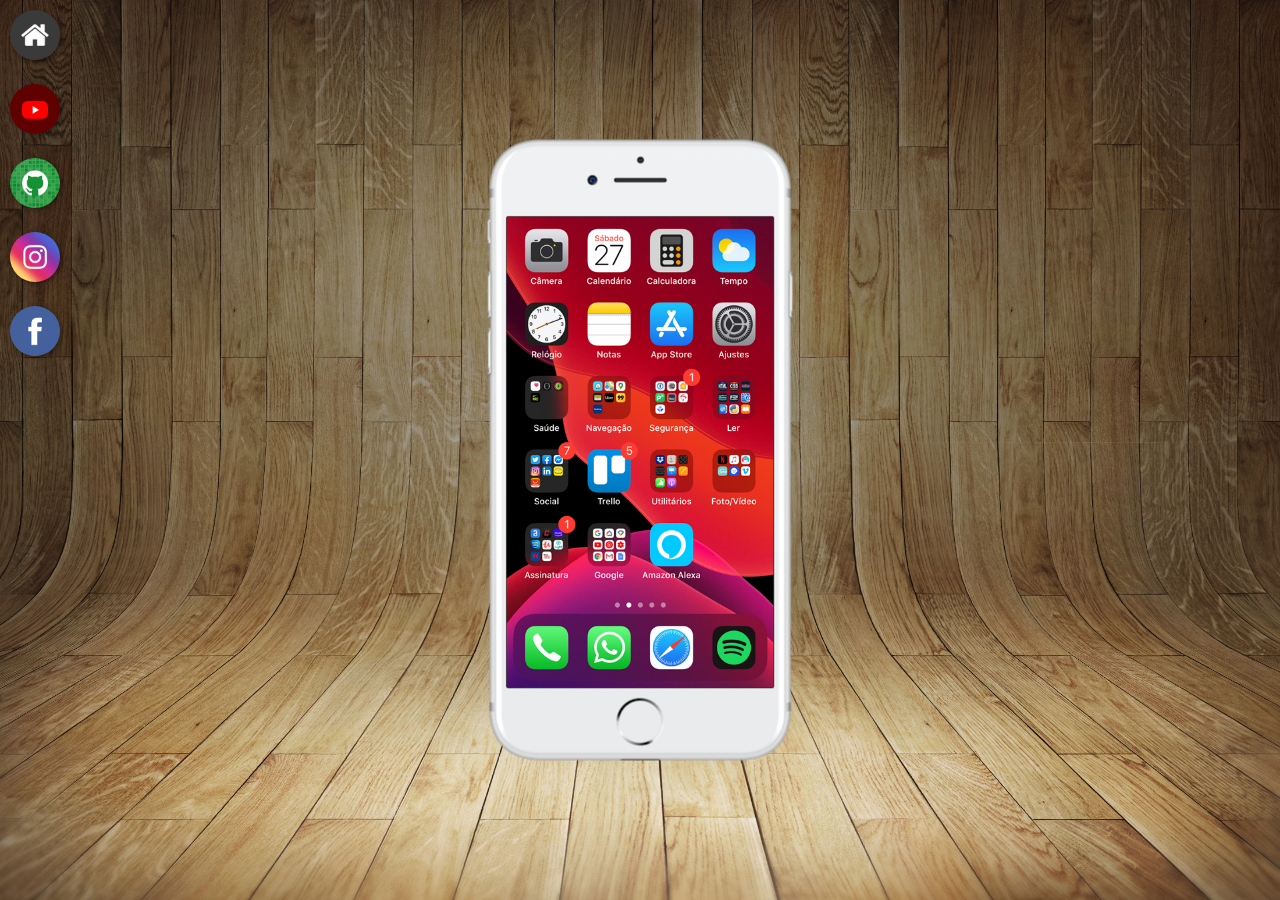
<file: index.html>
<!DOCTYPE html>
<html lang="pt-br">
<head>
    <meta charset="UTF-8">
    <meta http-equiv="X-UA-Compatible" content="IE=edge">
    <meta name="viewport" content="width=device-width, initial-scale=1.0">
    <link rel="shortcut icon" href="favicon.ico" type="image/x-icon">
    <link rel="stylesheet" href="estilos/style.css">
    <title>Redes Sociais</title>
</head>
<body>
   <main>
    <section id="telefone">
    <iframe src="home.html" name="tela" id="tela" frameborder="0"></iframe>
    
    </section>
    <section id="redes-sociais">
    <a href="home.html" target="tela"><img src="imagens/logo-home.jpg" alt="Home"></a><br>
    <a href="youtube.html" target="tela"><img src="imagens/logo-youtube.jpg" alt="Yotube"></a><br>
    <a href="github.html" target="tela"><img src="imagens/logo-github.jpg" alt="Github"></a><br>
    <a href="instagram.html" target="tela"><img src="imagens/logo-instagram.jpg" alt="Instagram"></a><br>
    <a href="facebook.html" target="tela"><img src="imagens/logo-facebook.jpg" alt="Facebook"></a>
    </section>
   </main>
</body>
</html>
</file>
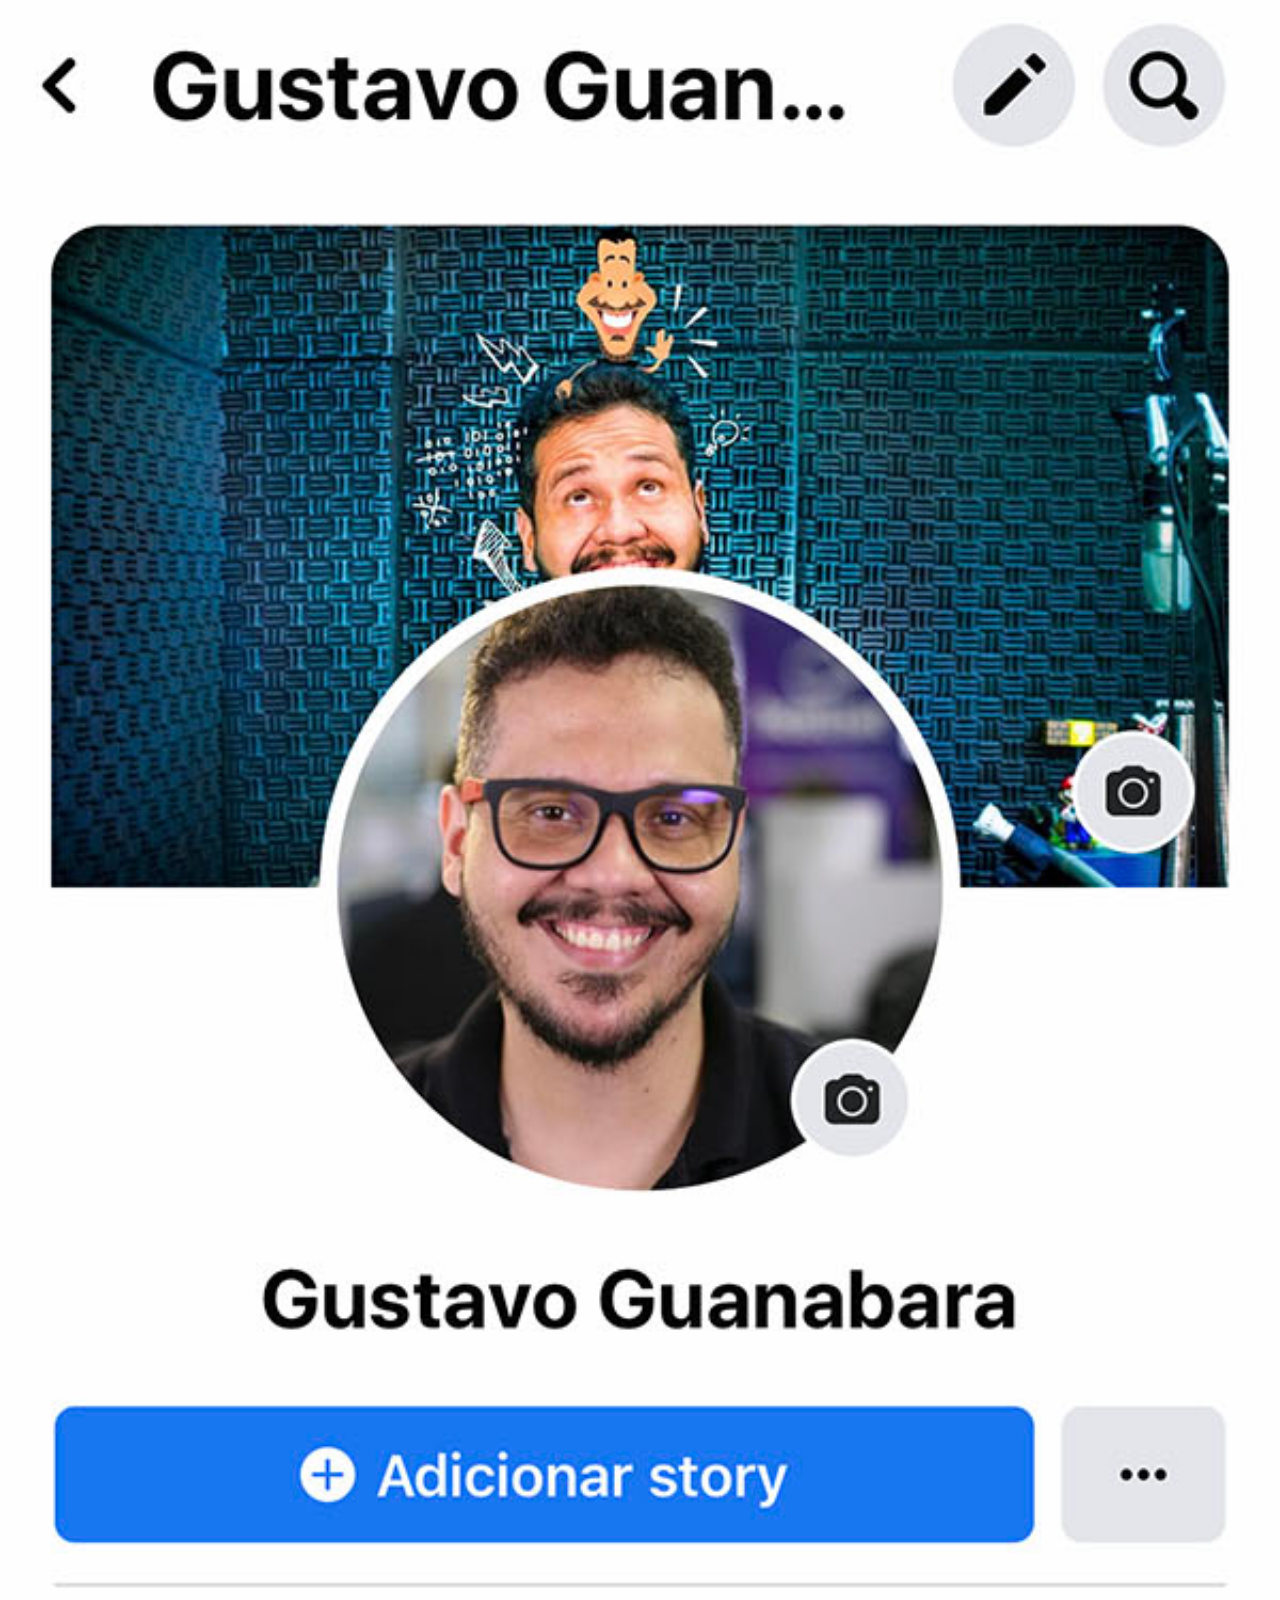
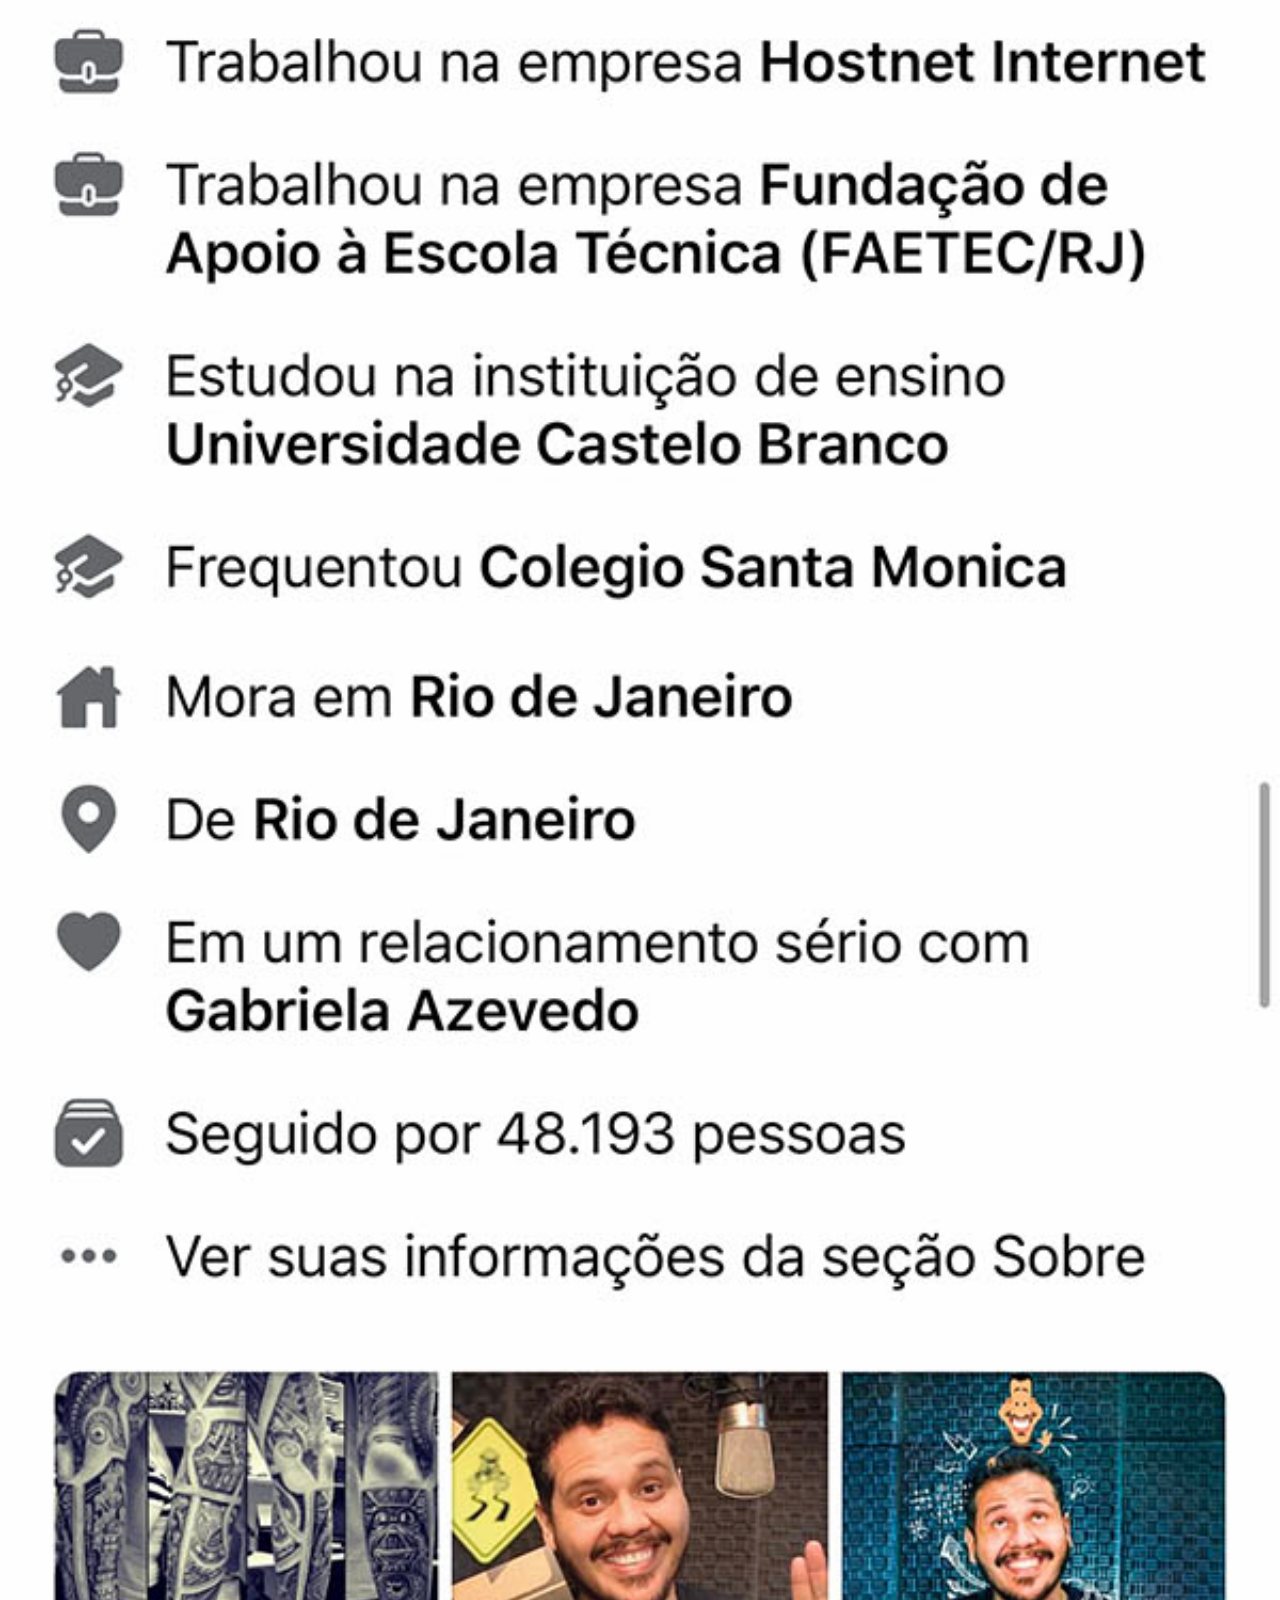
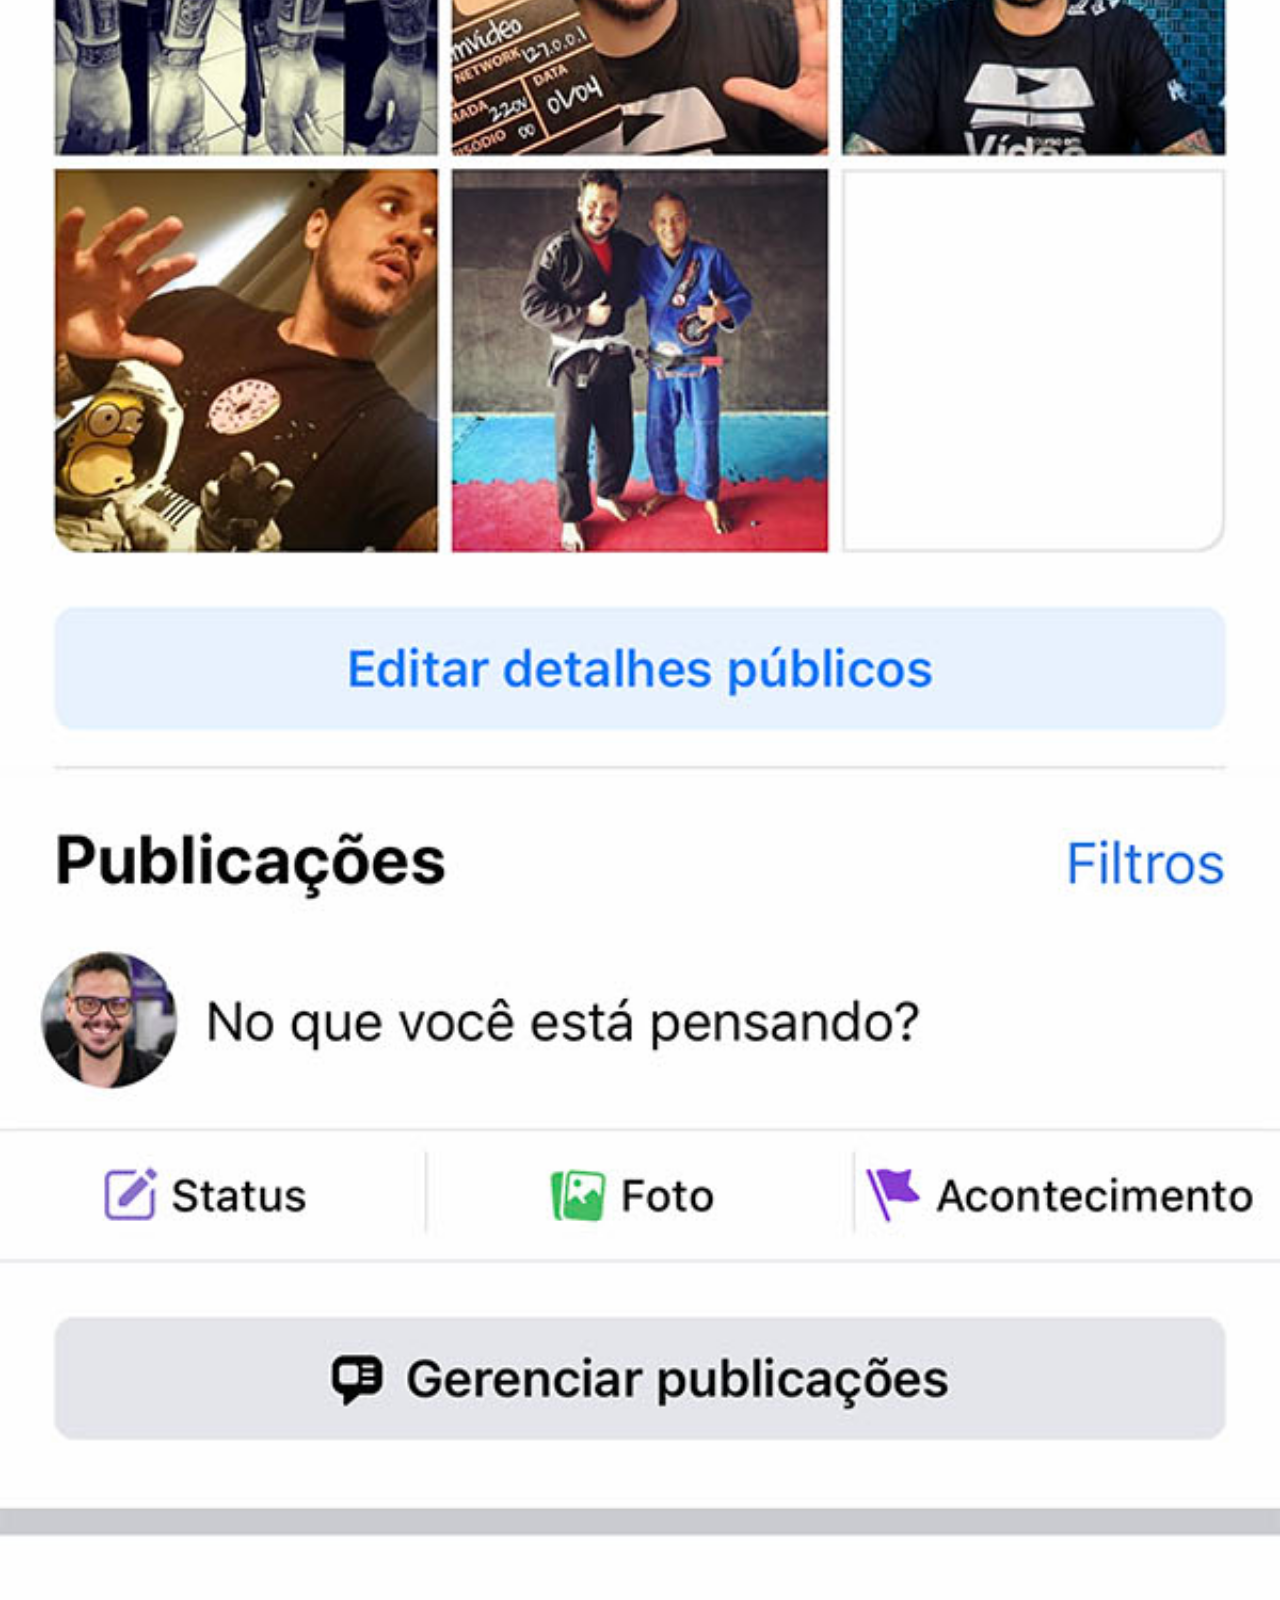
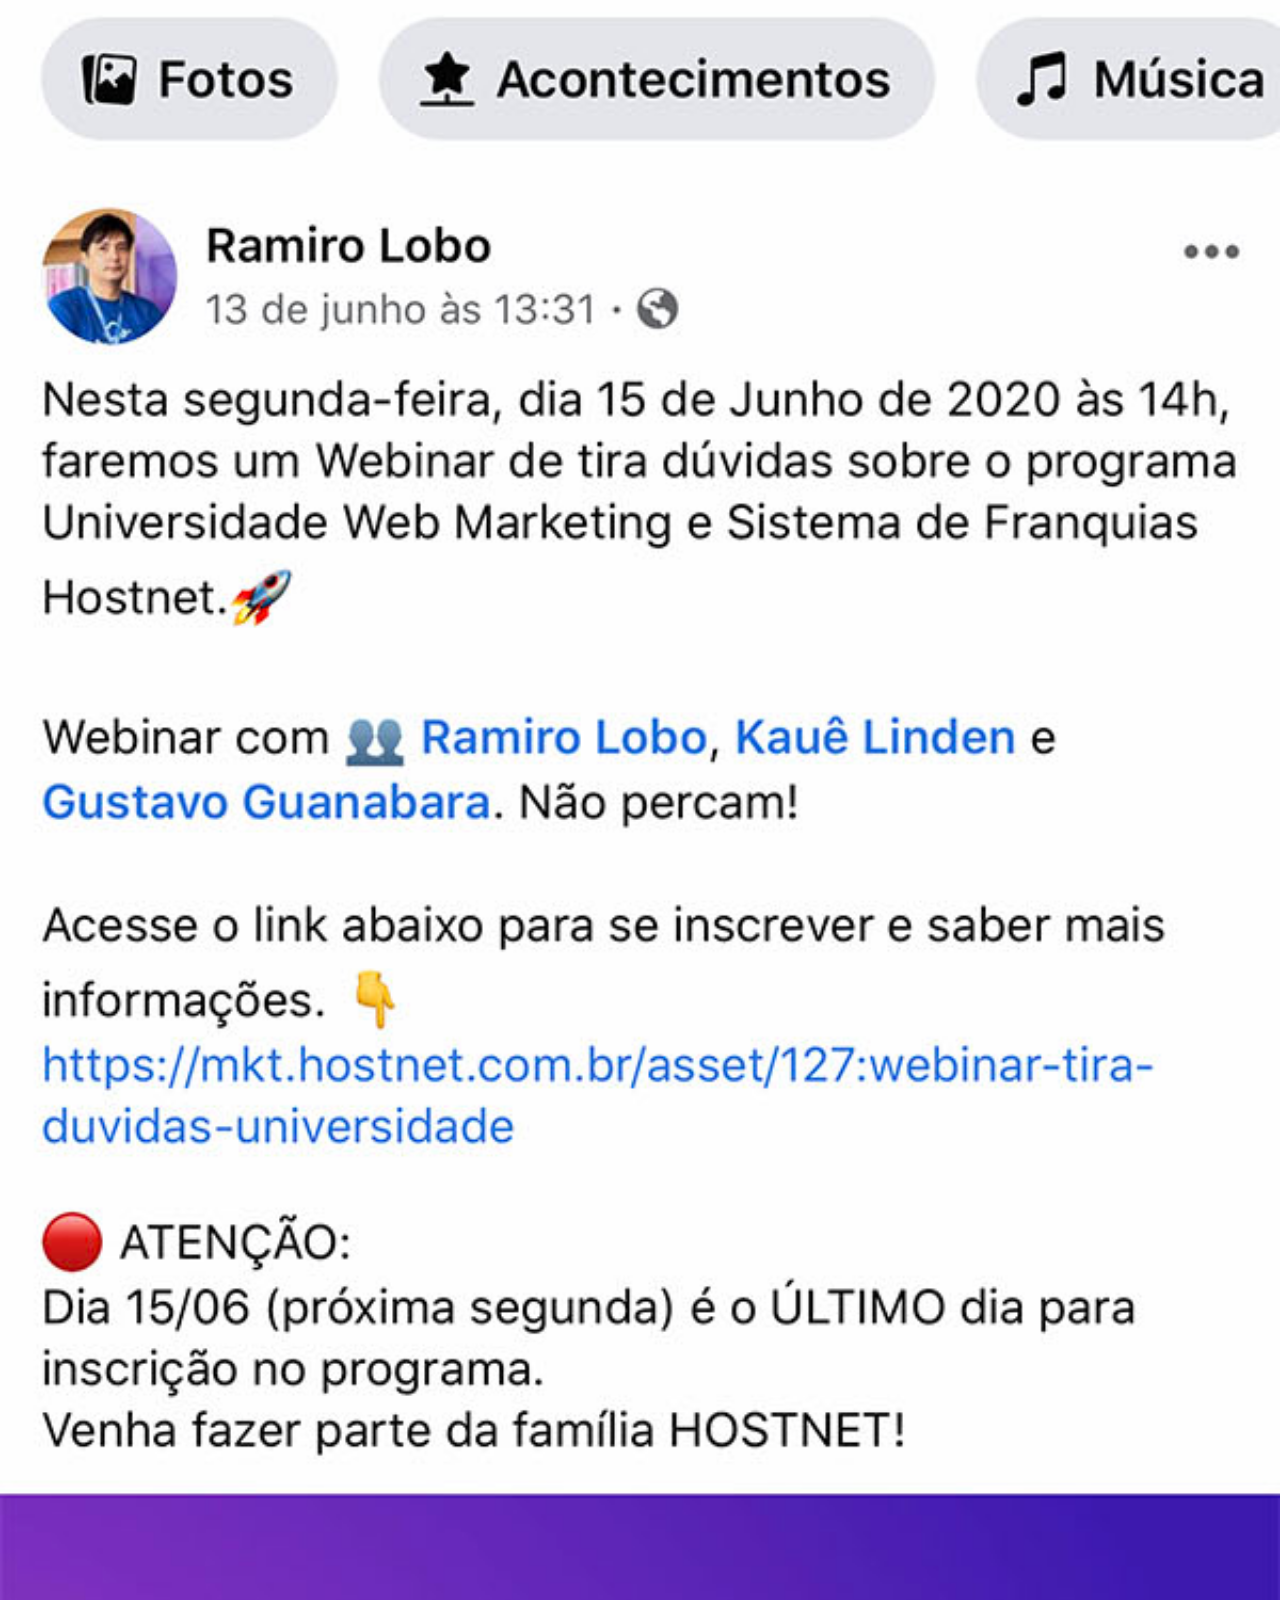
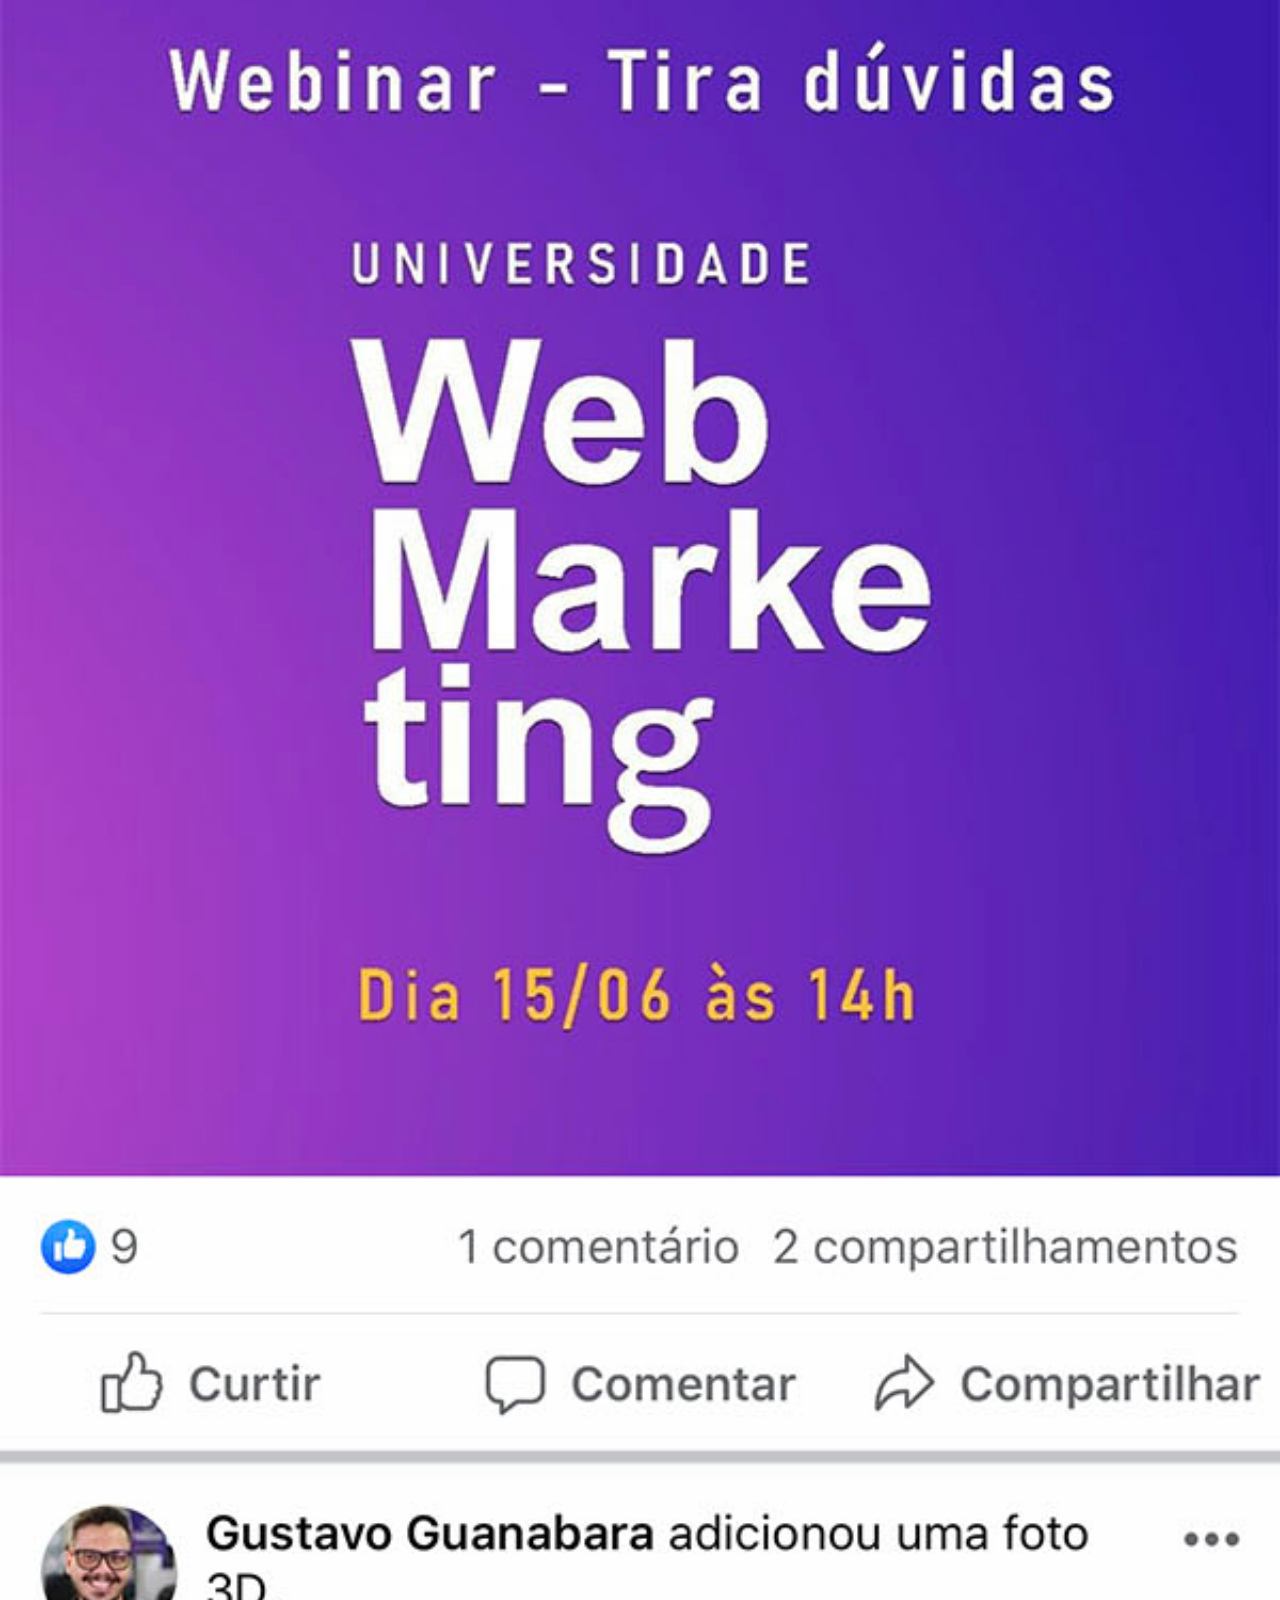
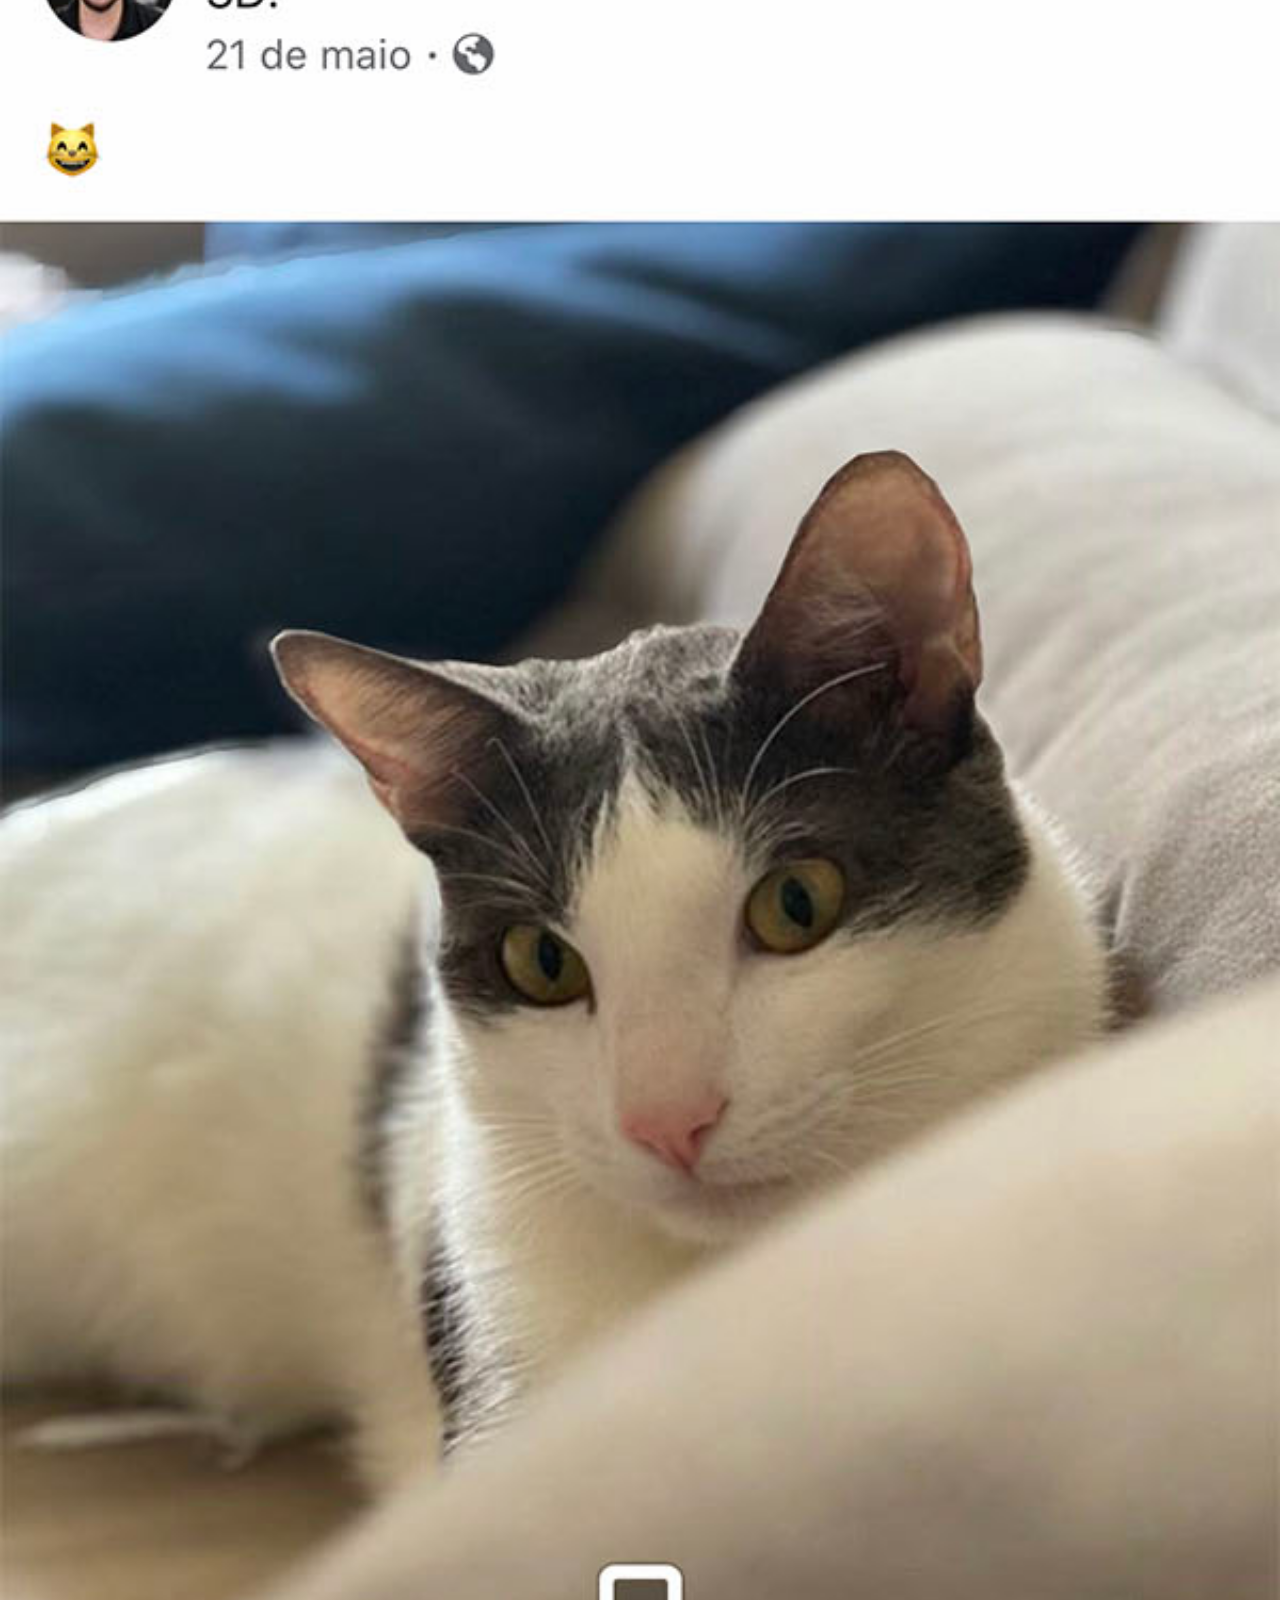
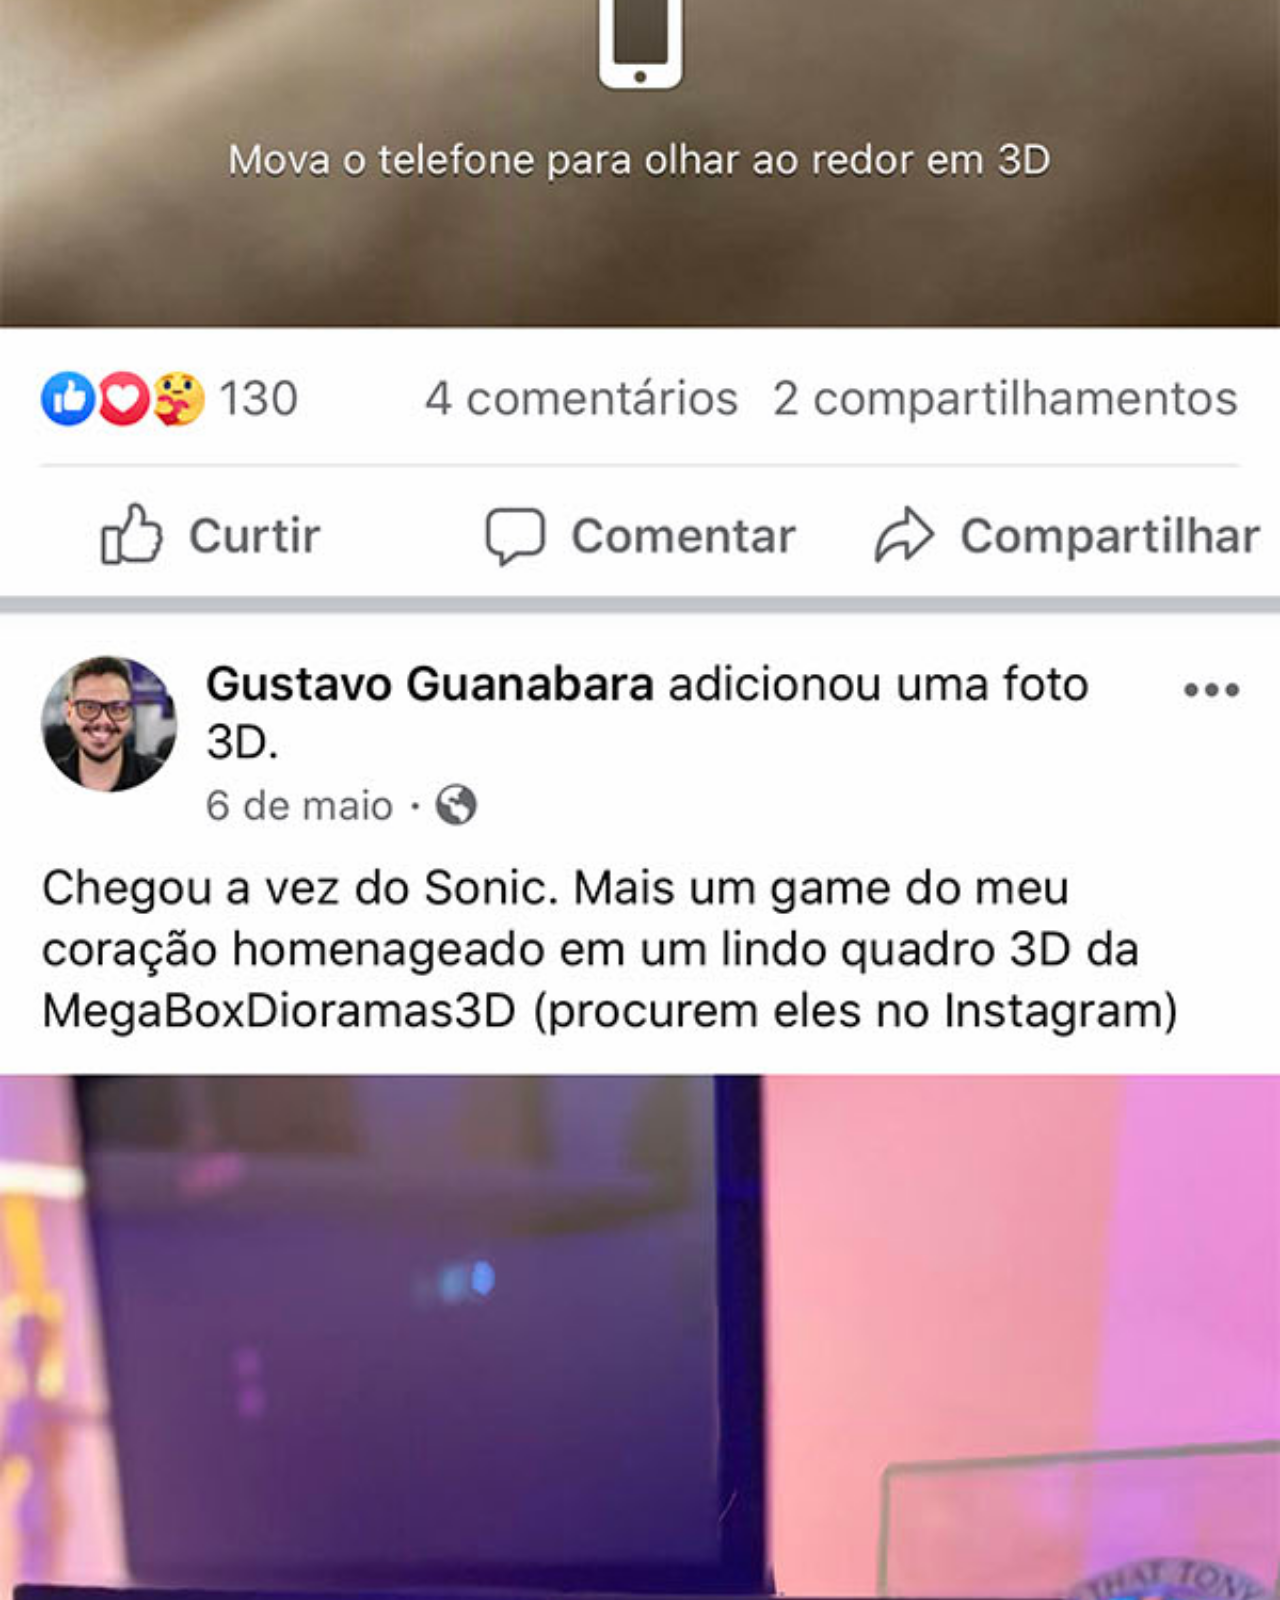
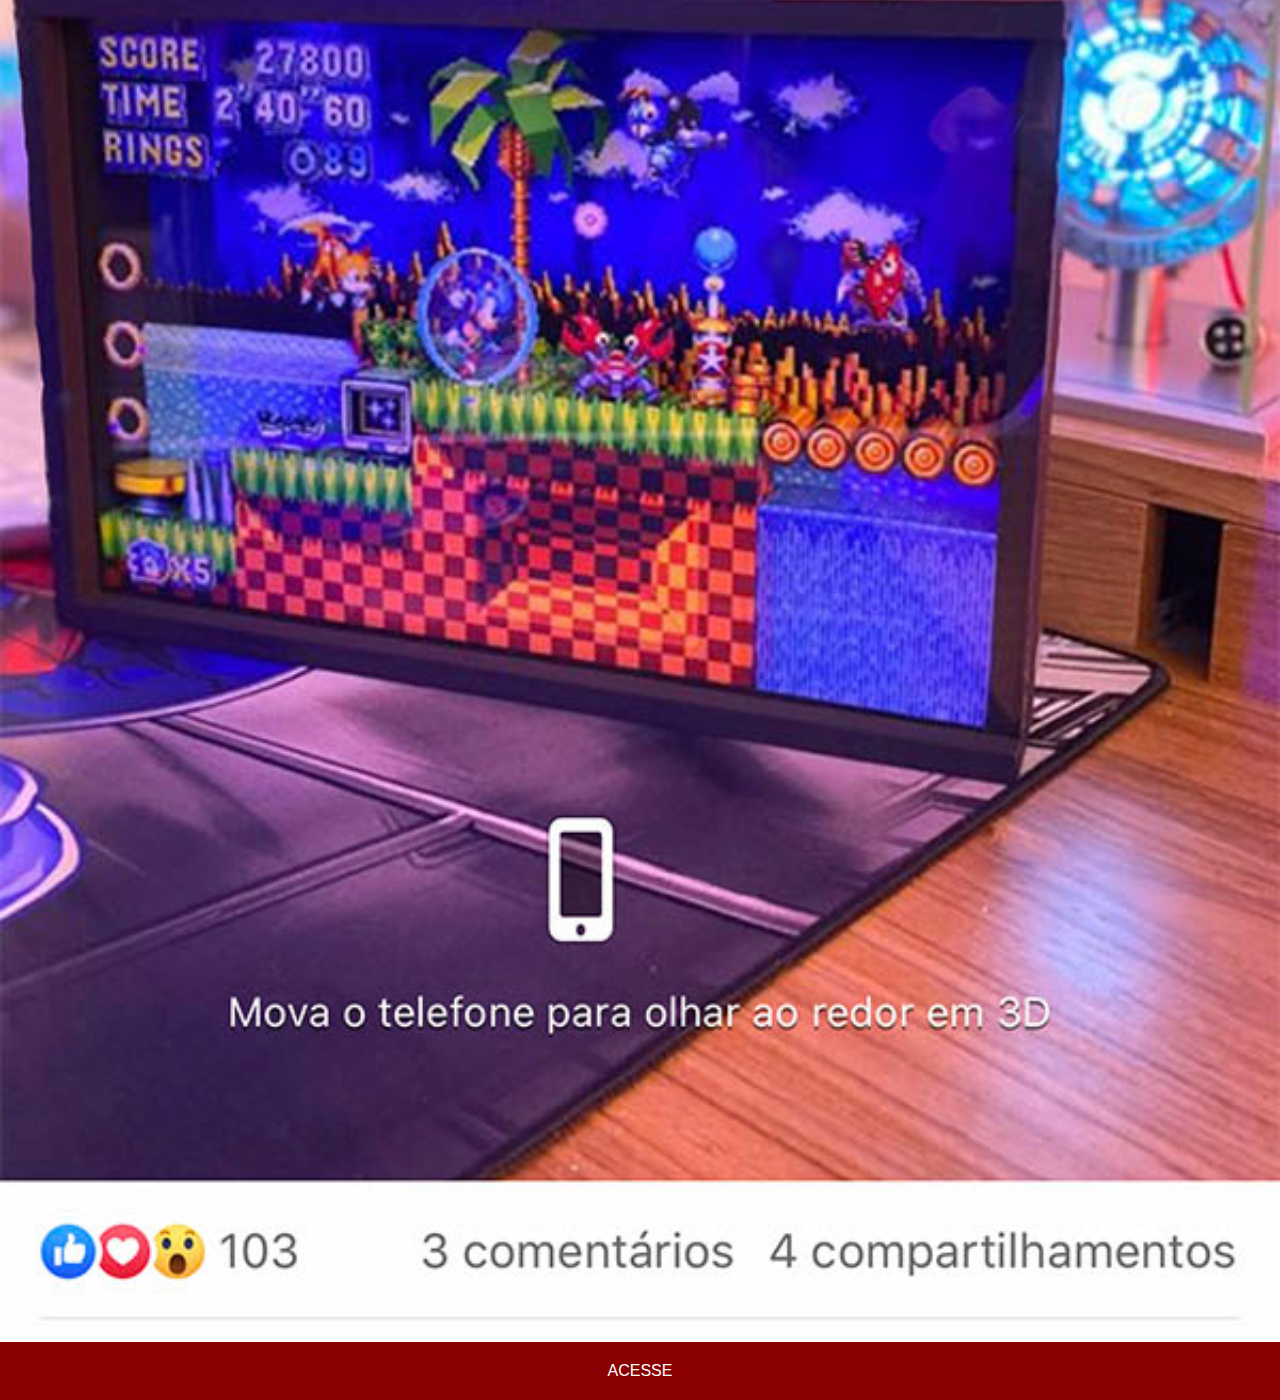
<file: facebook.html>
<!DOCTYPE html>
<html lang="pt-br">
<head>
    <meta charset="UTF-8">
    <meta http-equiv="X-UA-Compatible" content="IE=edge">
    <meta name="viewport" content="width=device-width, initial-scale=1.0">
    <title>Facebook</title>
    <link rel="stylesheet" href="estilos/social.css">
</head>
<body>
    <img src="imagens/tela-facebook.jpg" alt="Facebook">
    <a href="https://www.facebook.com/nildo.galvinodossantos" target="_blank">ACESSE</a>
</body>
</html>
</file>
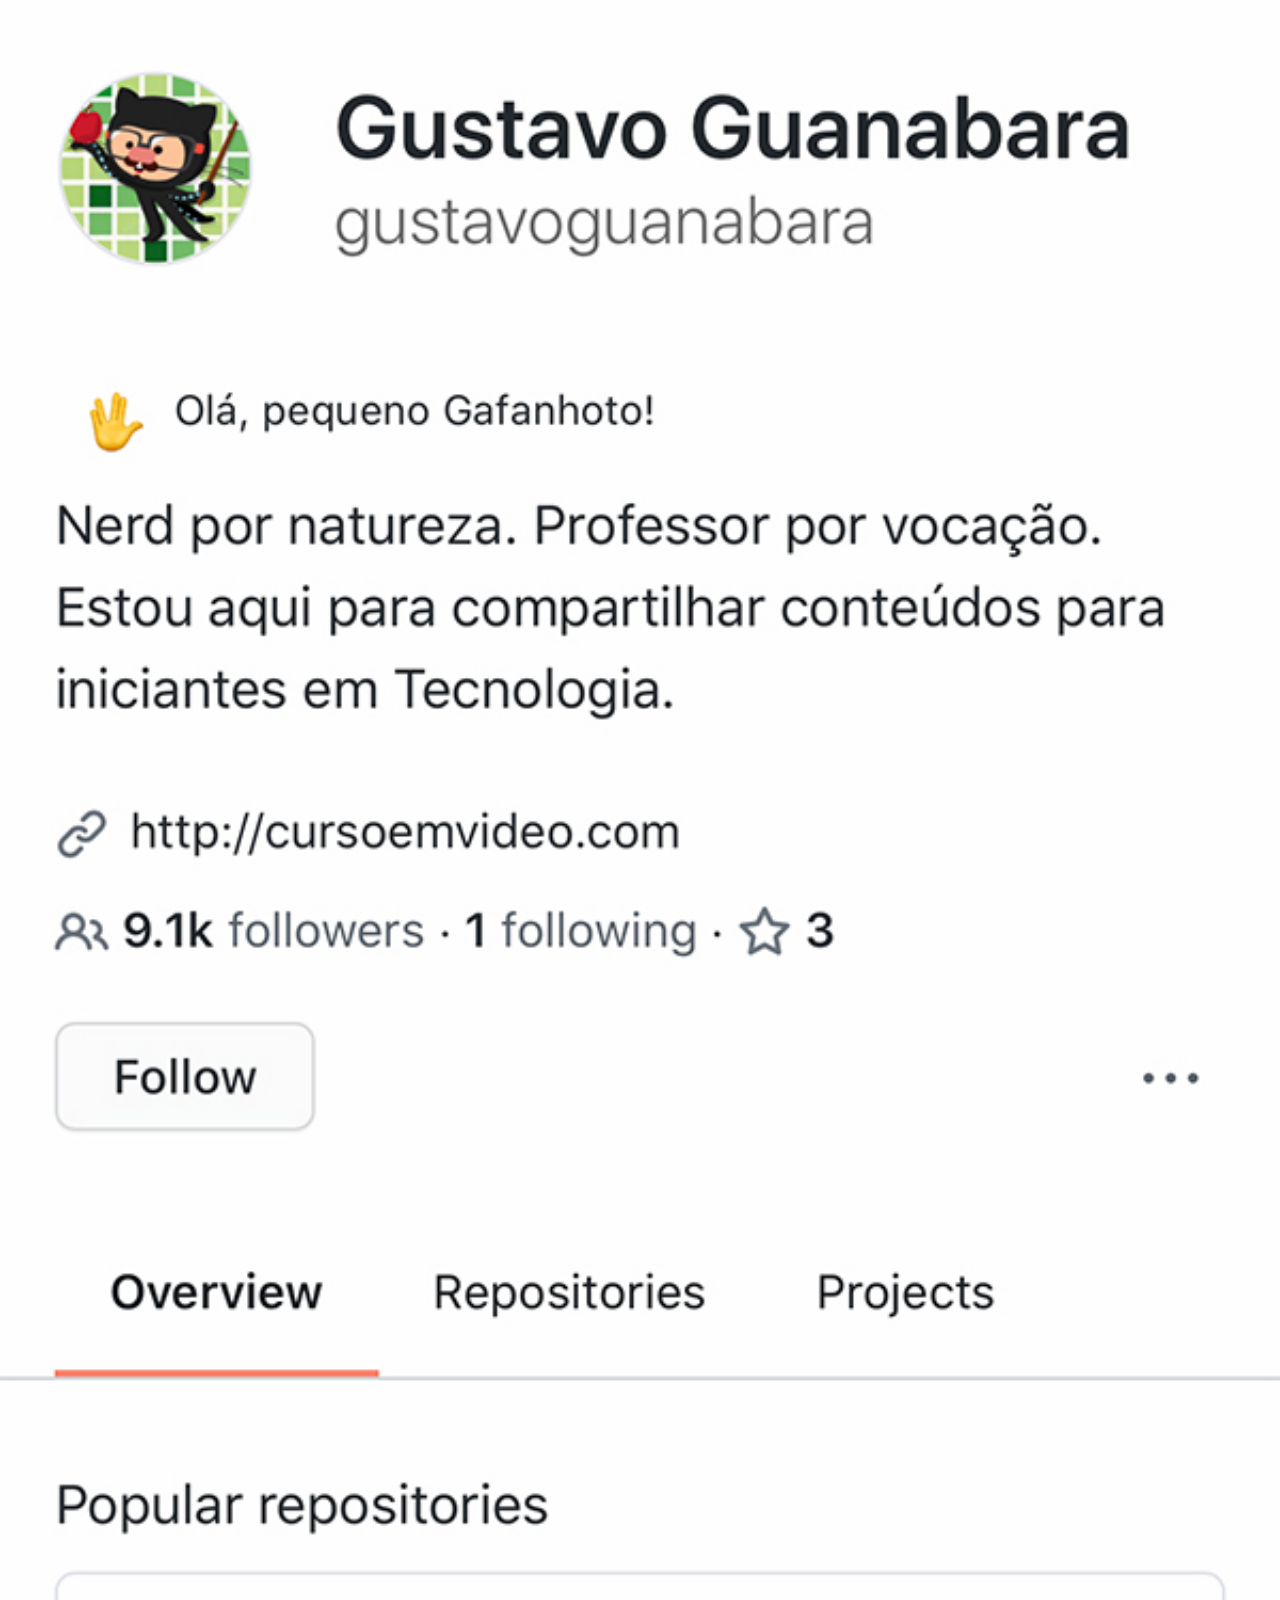
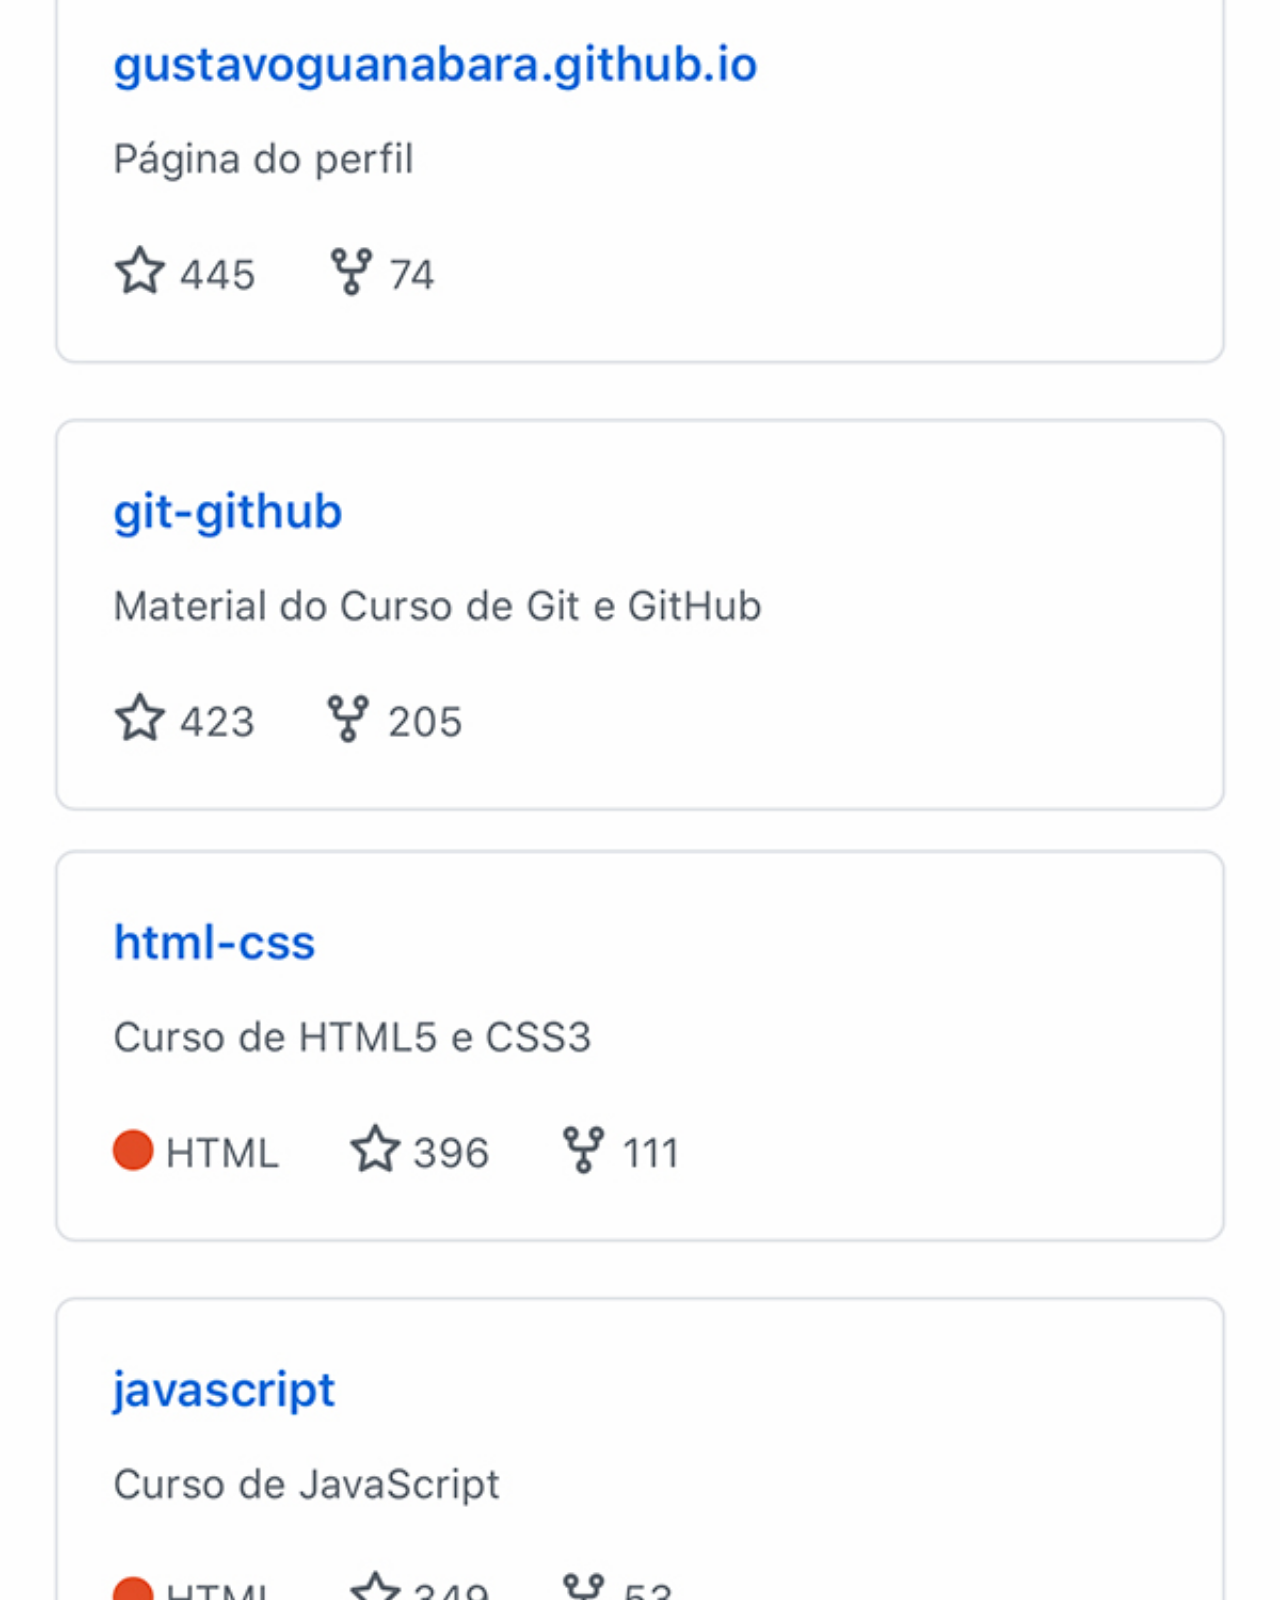
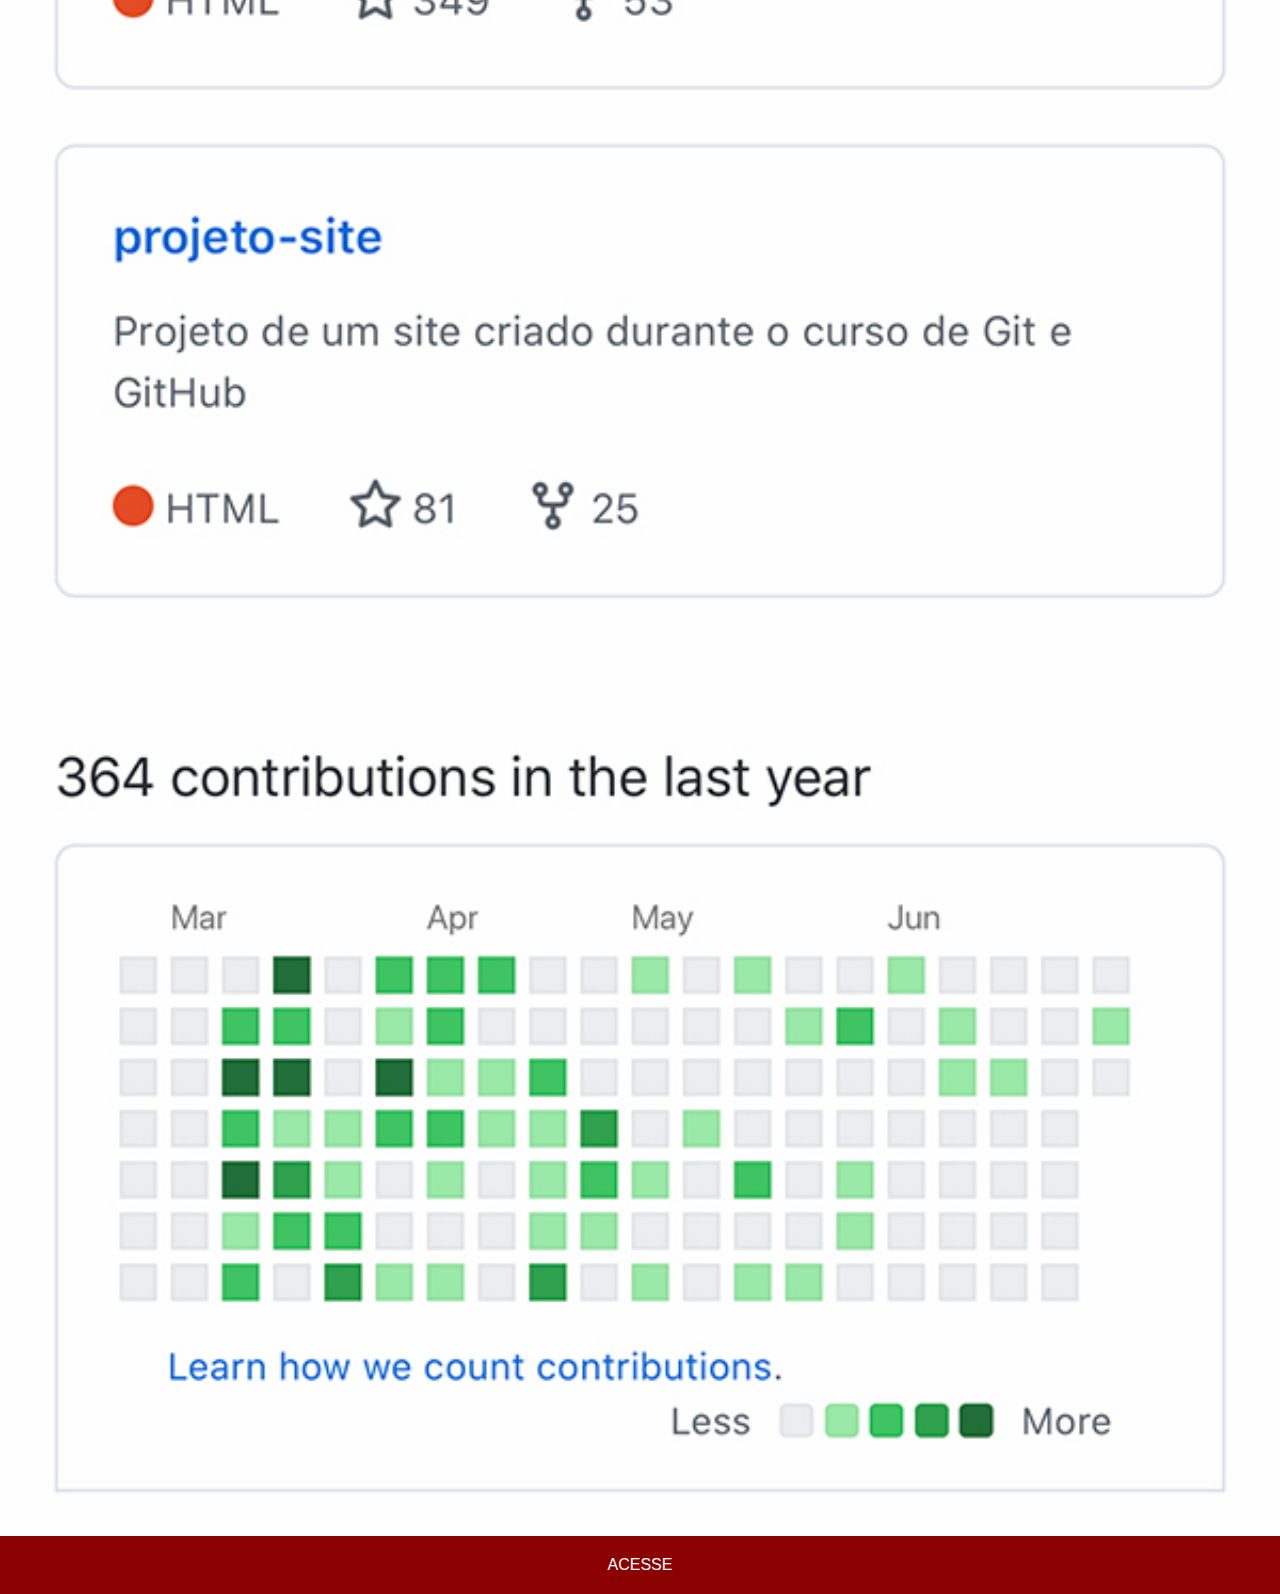
<file: github.html>
<!DOCTYPE html>
<html lang="pt-br">
<head>
    <meta charset="UTF-8">
    <meta http-equiv="X-UA-Compatible" content="IE=edge">
    <meta name="viewport" content="width=device-width, initial-scale=1.0">
    <link rel="stylesheet" href="estilos/social.css">
    <title>GitHub</title>
</head>
<body>
    <img src="imagens/tela-github.jpg" alt="Github">
    <a href="https://github.com/nildogalvino" target="_blank">ACESSE</a>
</body>
</html>
</file>
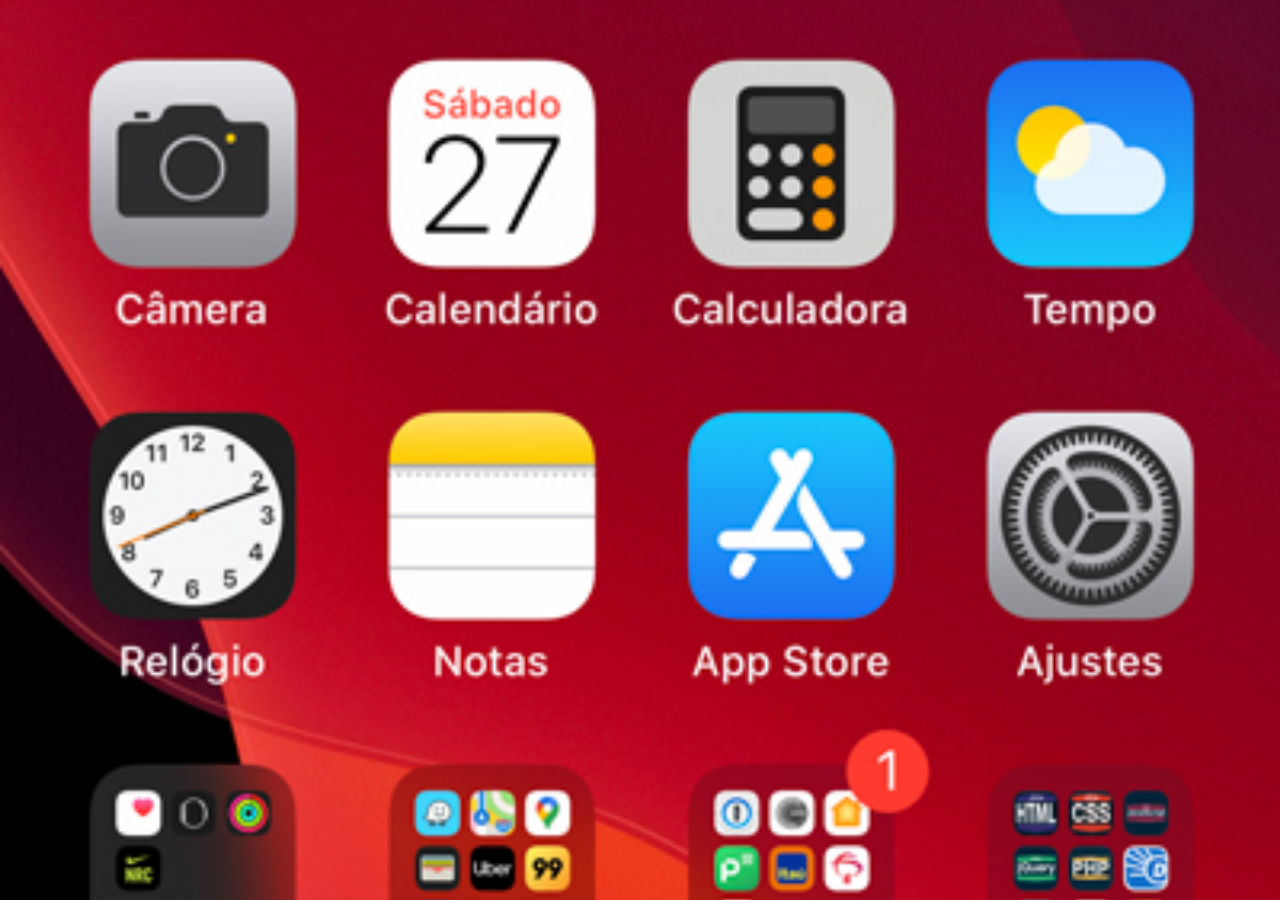
<file: home.html>
<!DOCTYPE html>
<html lang="pt-br">
<head>
    <meta charset="UTF-8">
    <meta http-equiv="X-UA-Compatible" content="IE=edge">
    <meta name="viewport" content="width=device-width, initial-scale=1.0">
    <title>Home</title>
</head>
<style>
    *{
        margin: 0px;
        padding: 0px;
    }

    body{
        width: 100vw;
        height: 100vh;
        background: black url('imagens/tela-home.jpg') no-repeat top center;
        background-size: cover;

    }
</style>
<body>
    
</body>
</html>
</file>
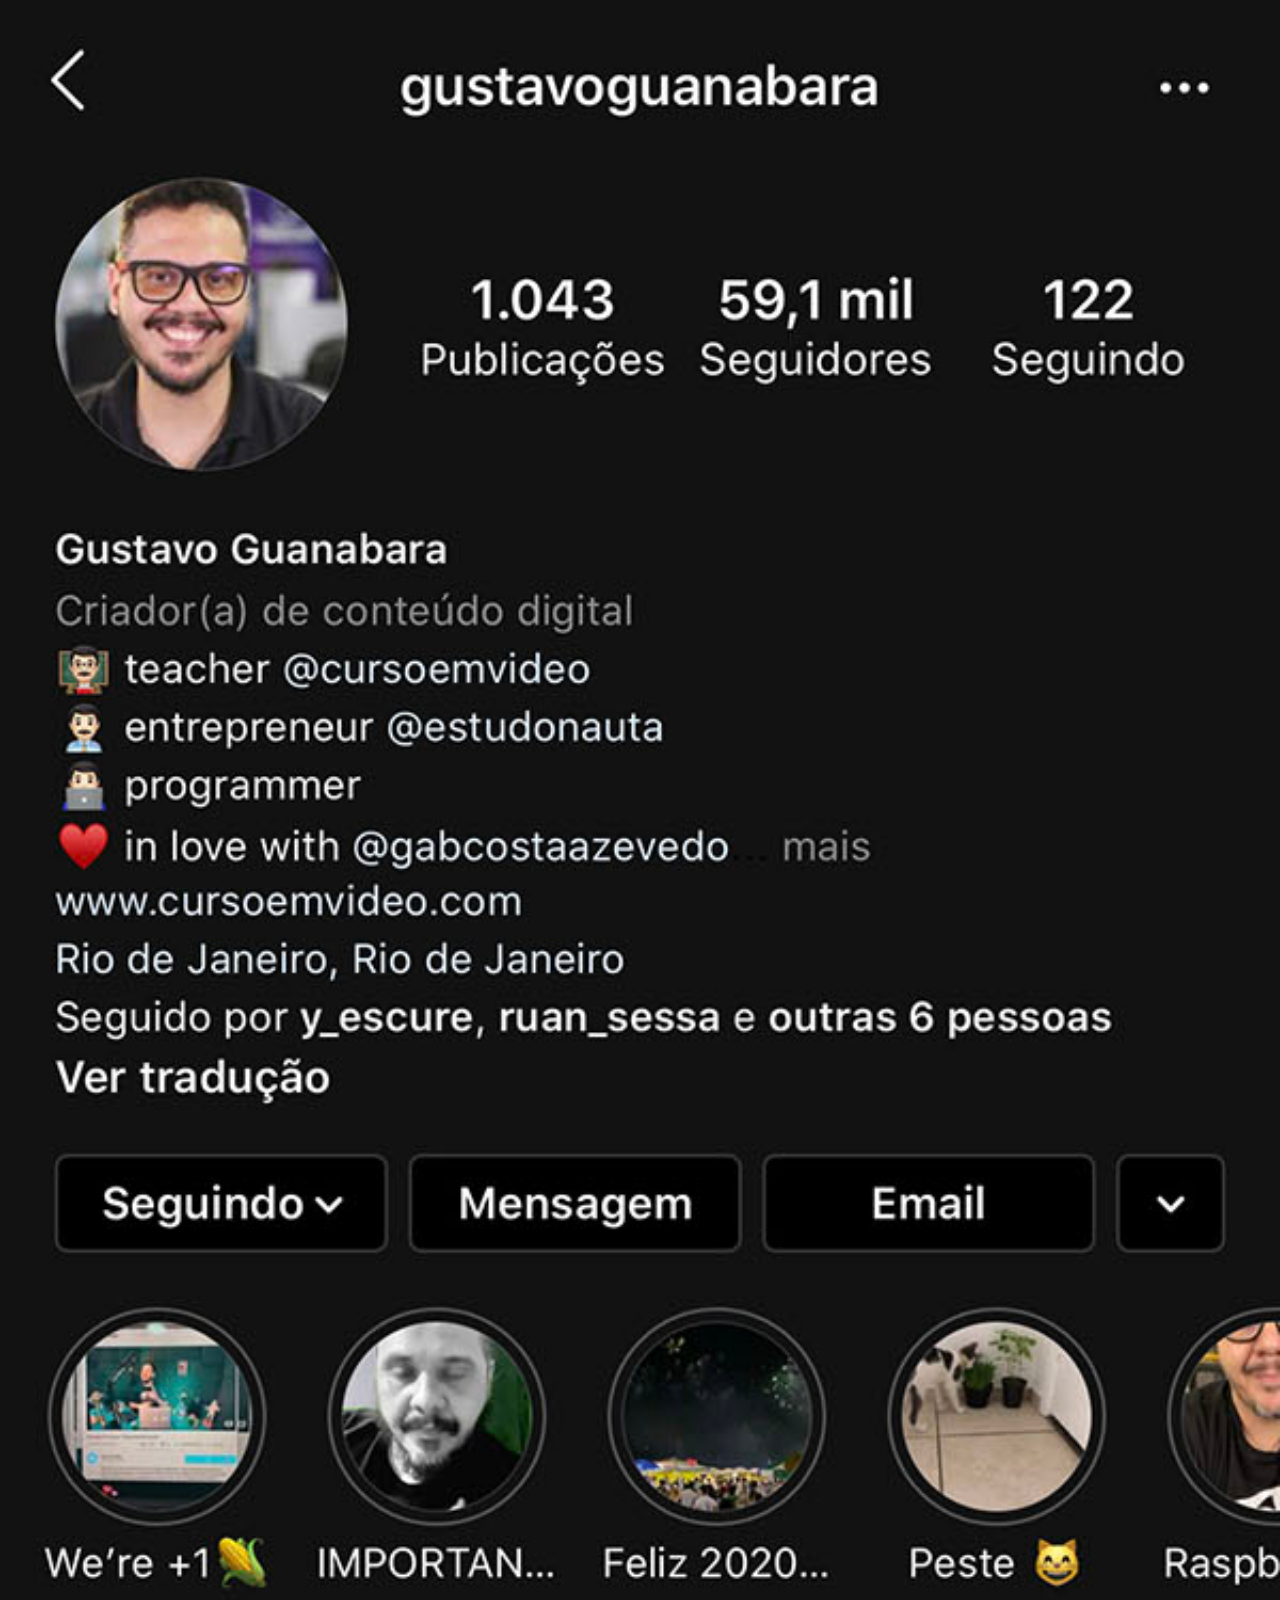
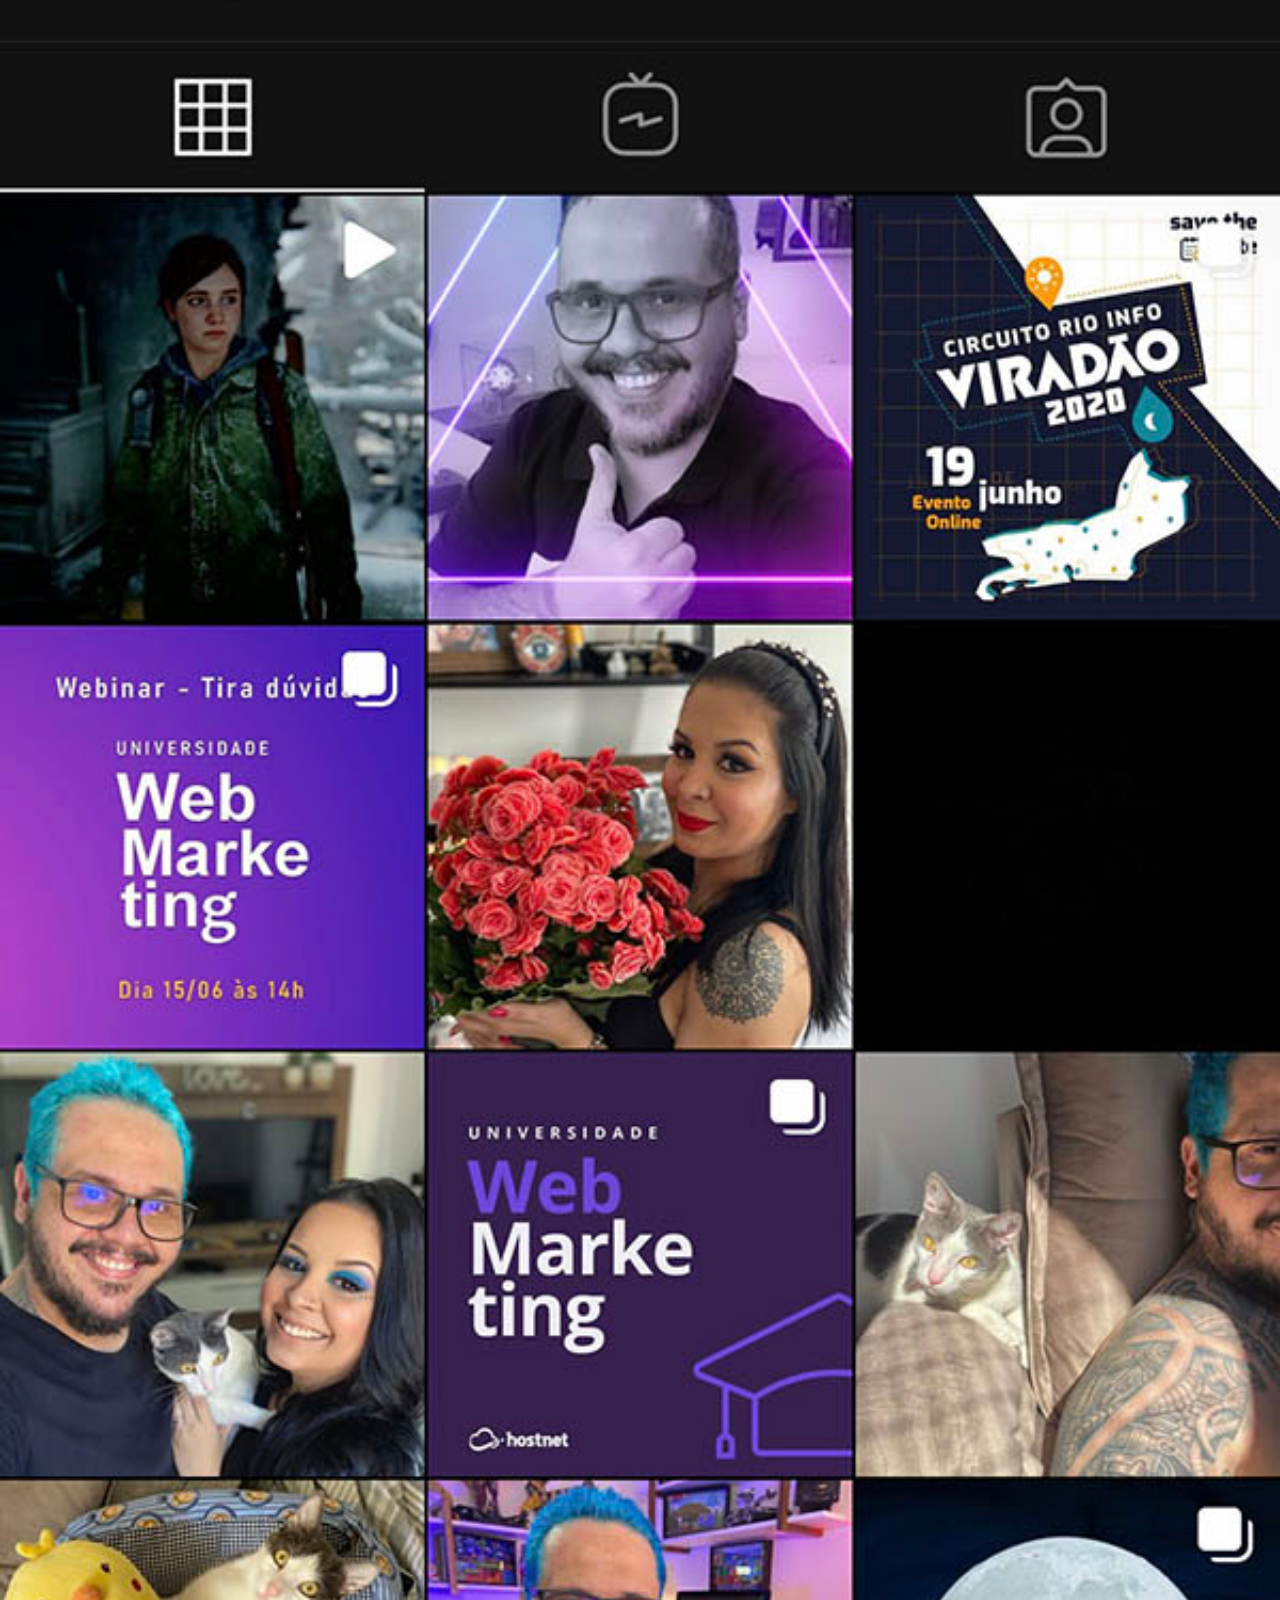
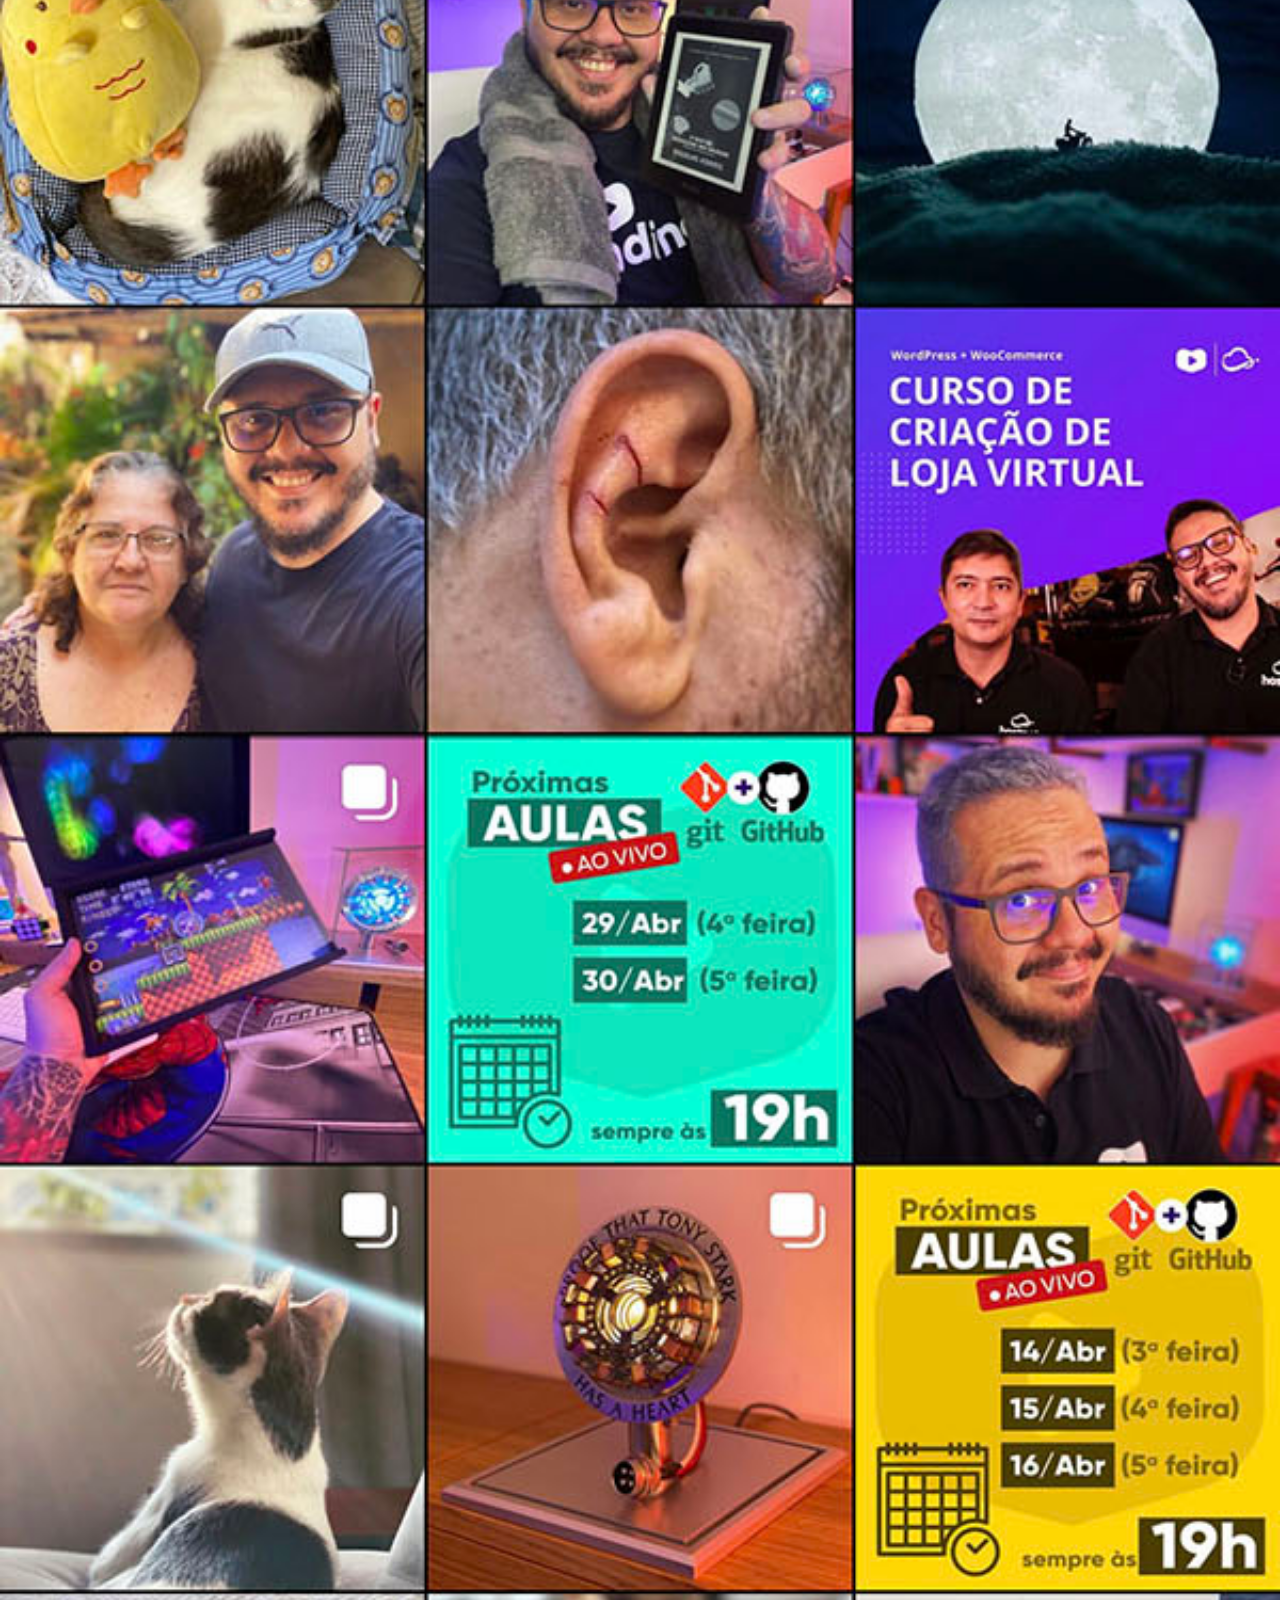
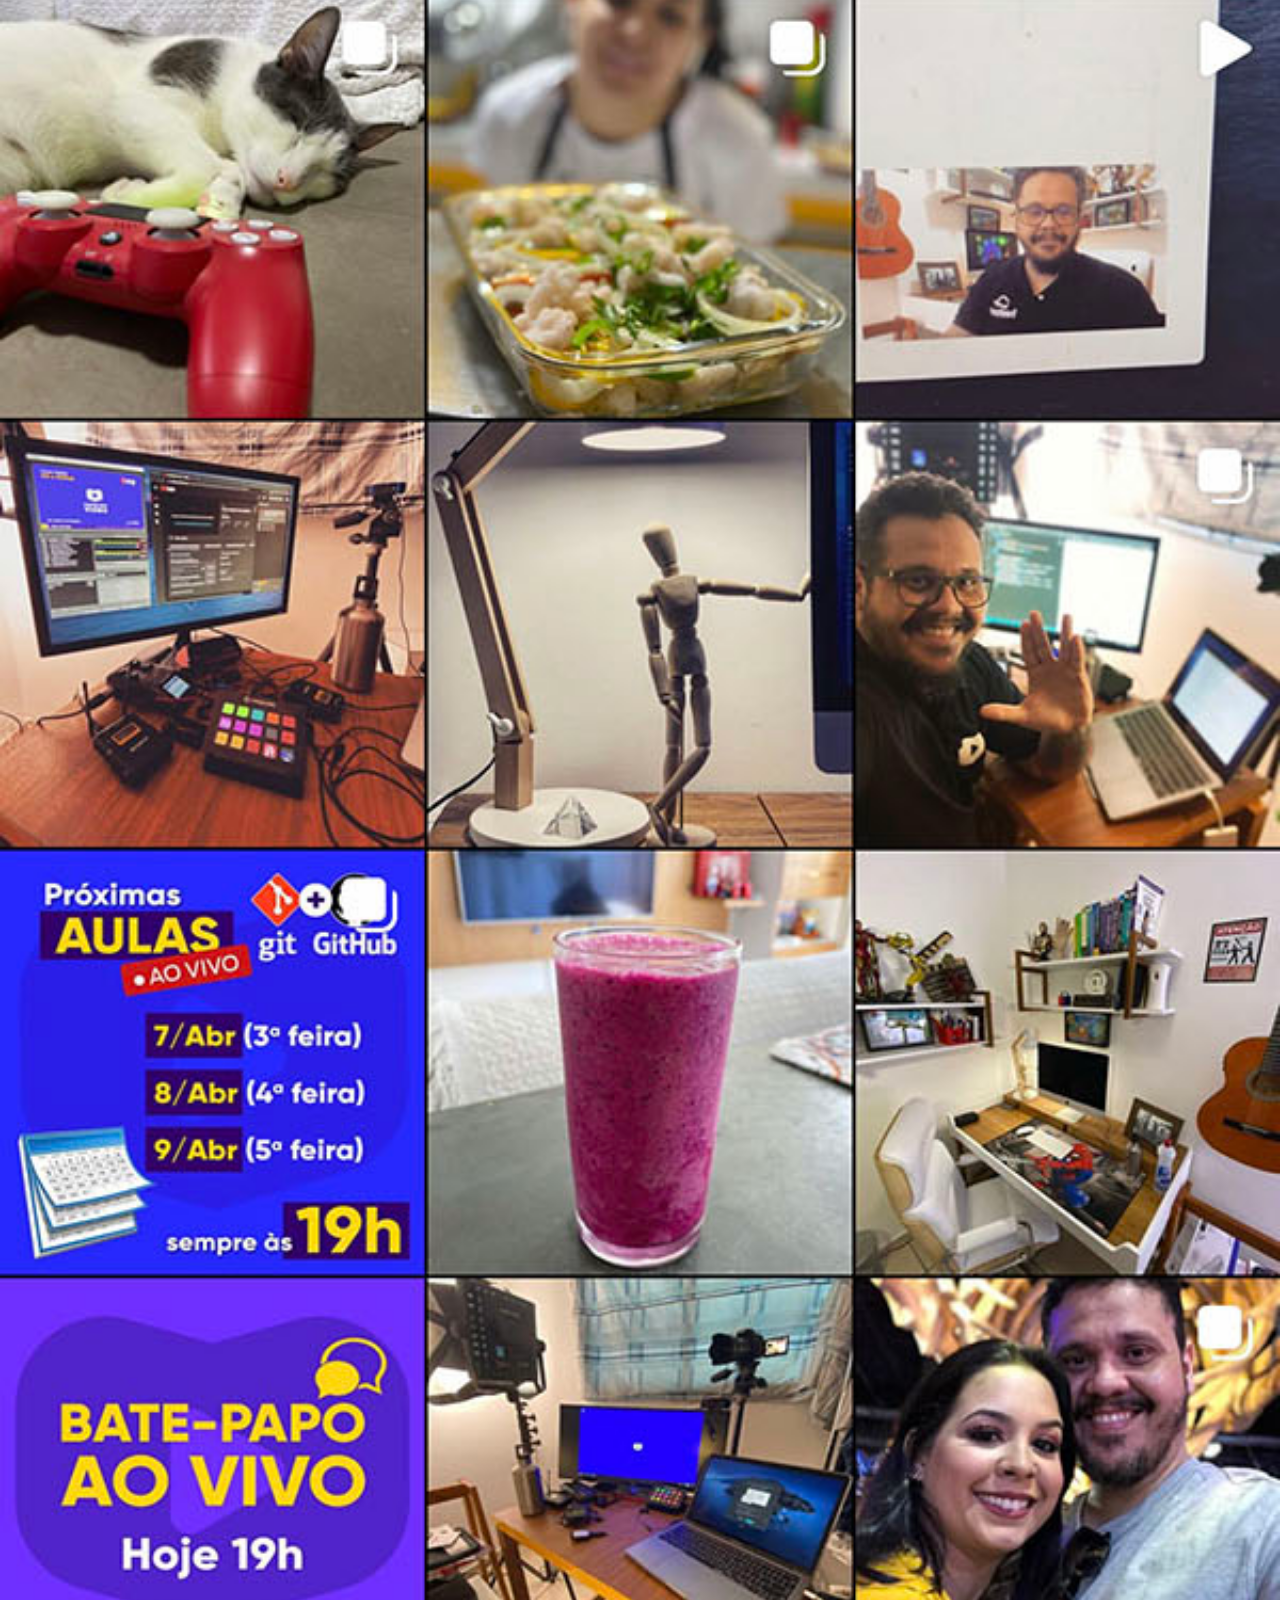
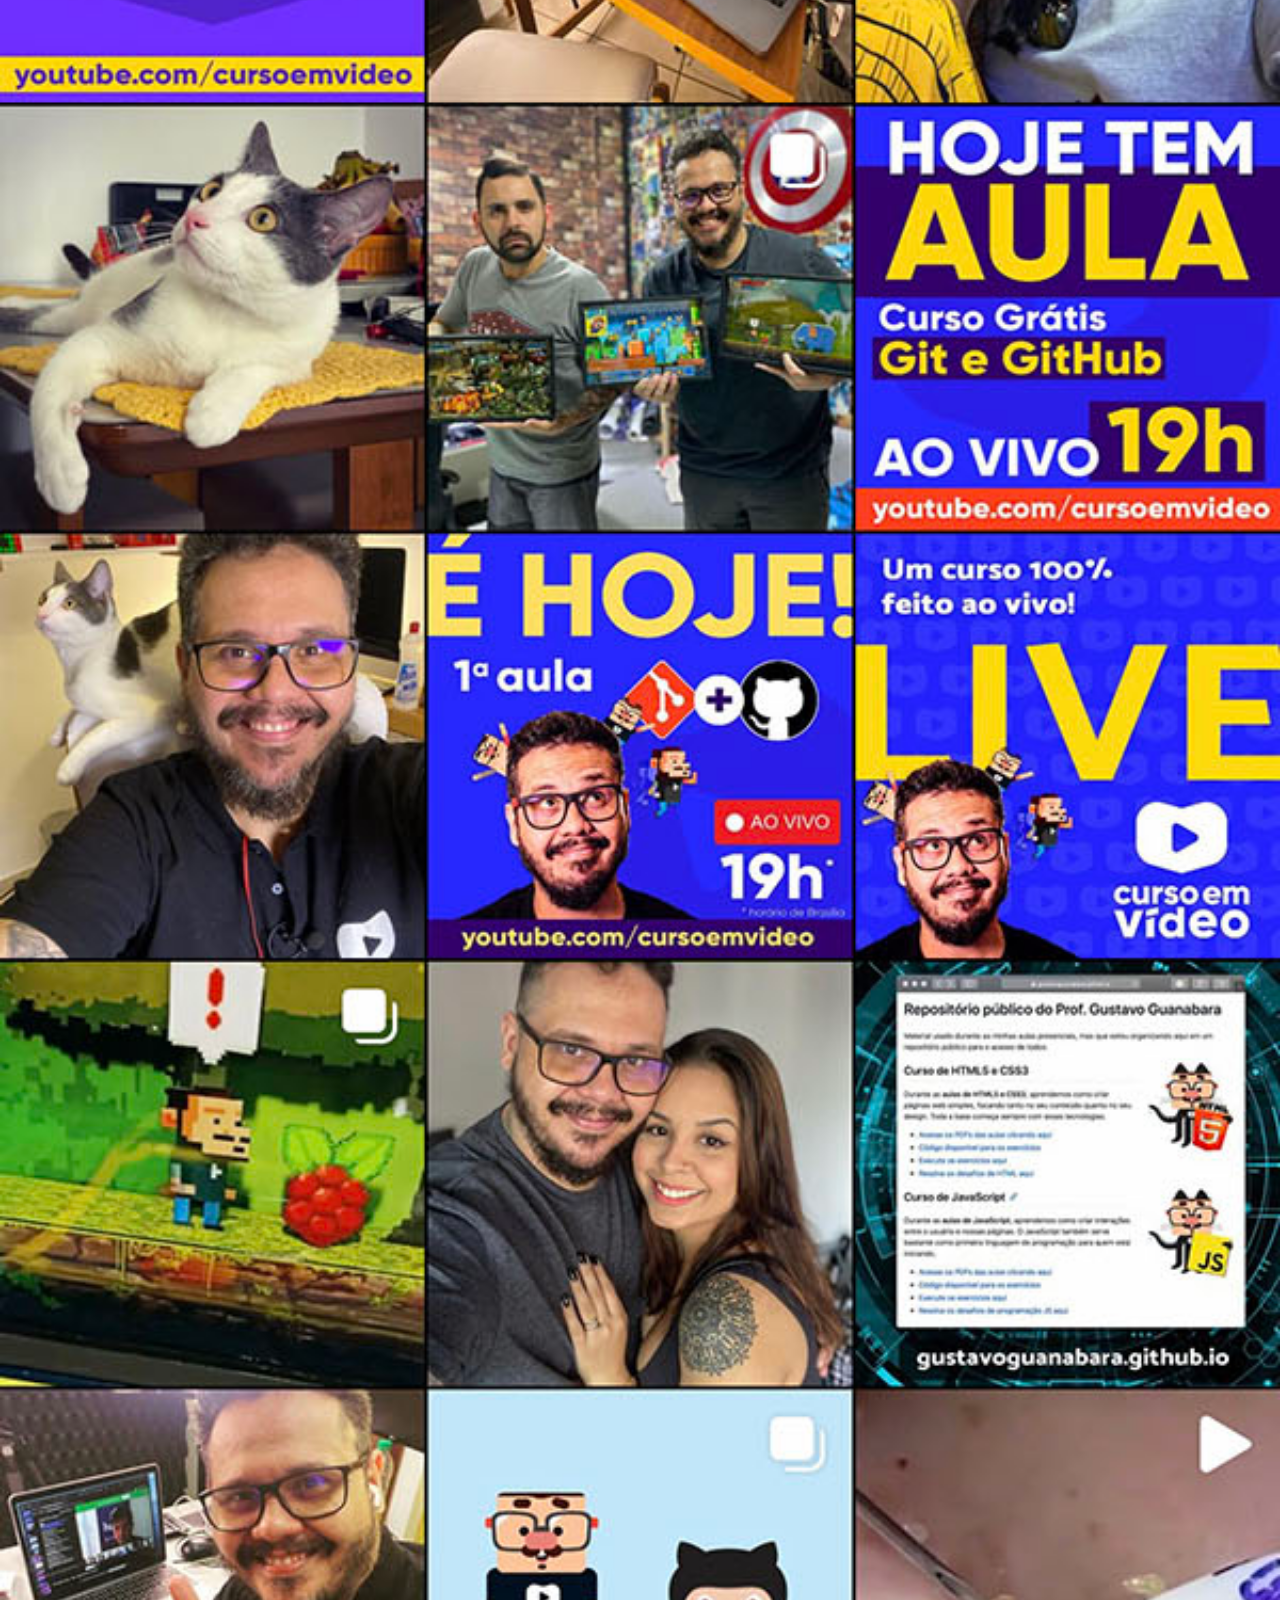
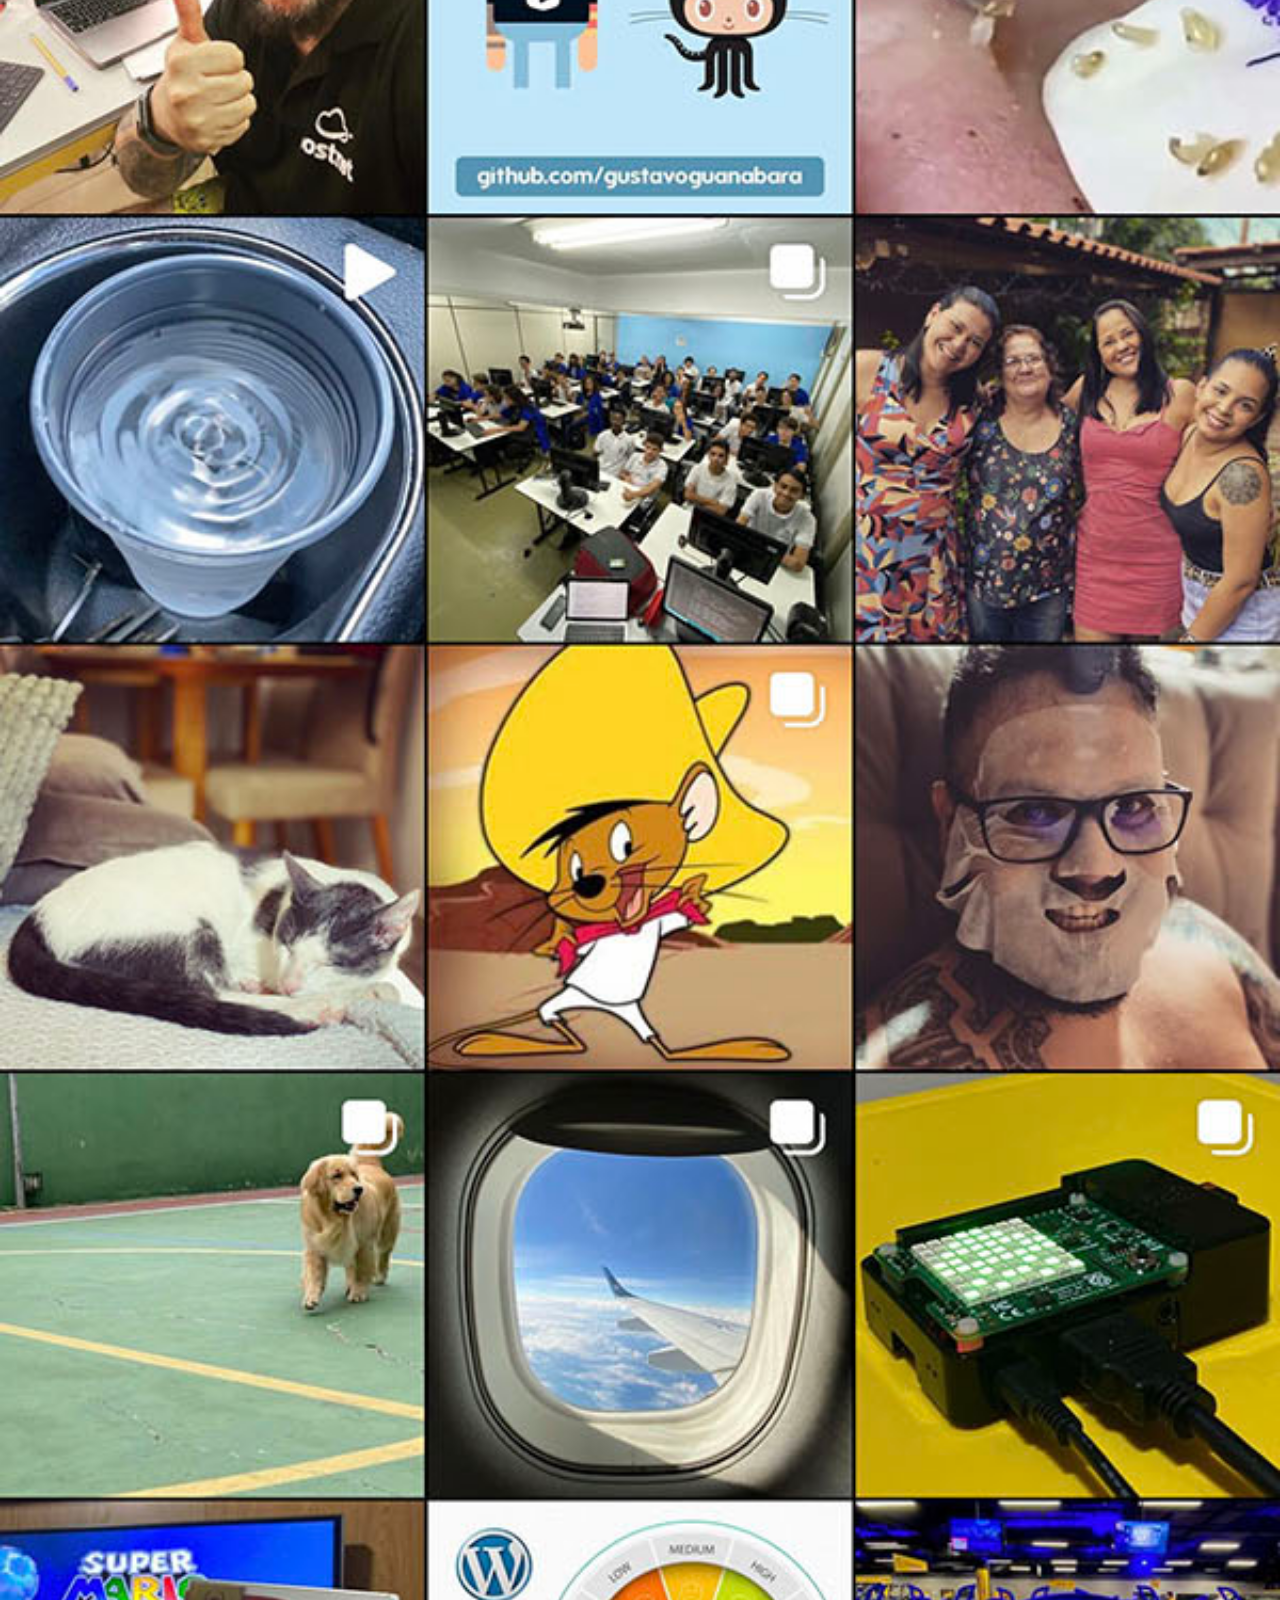
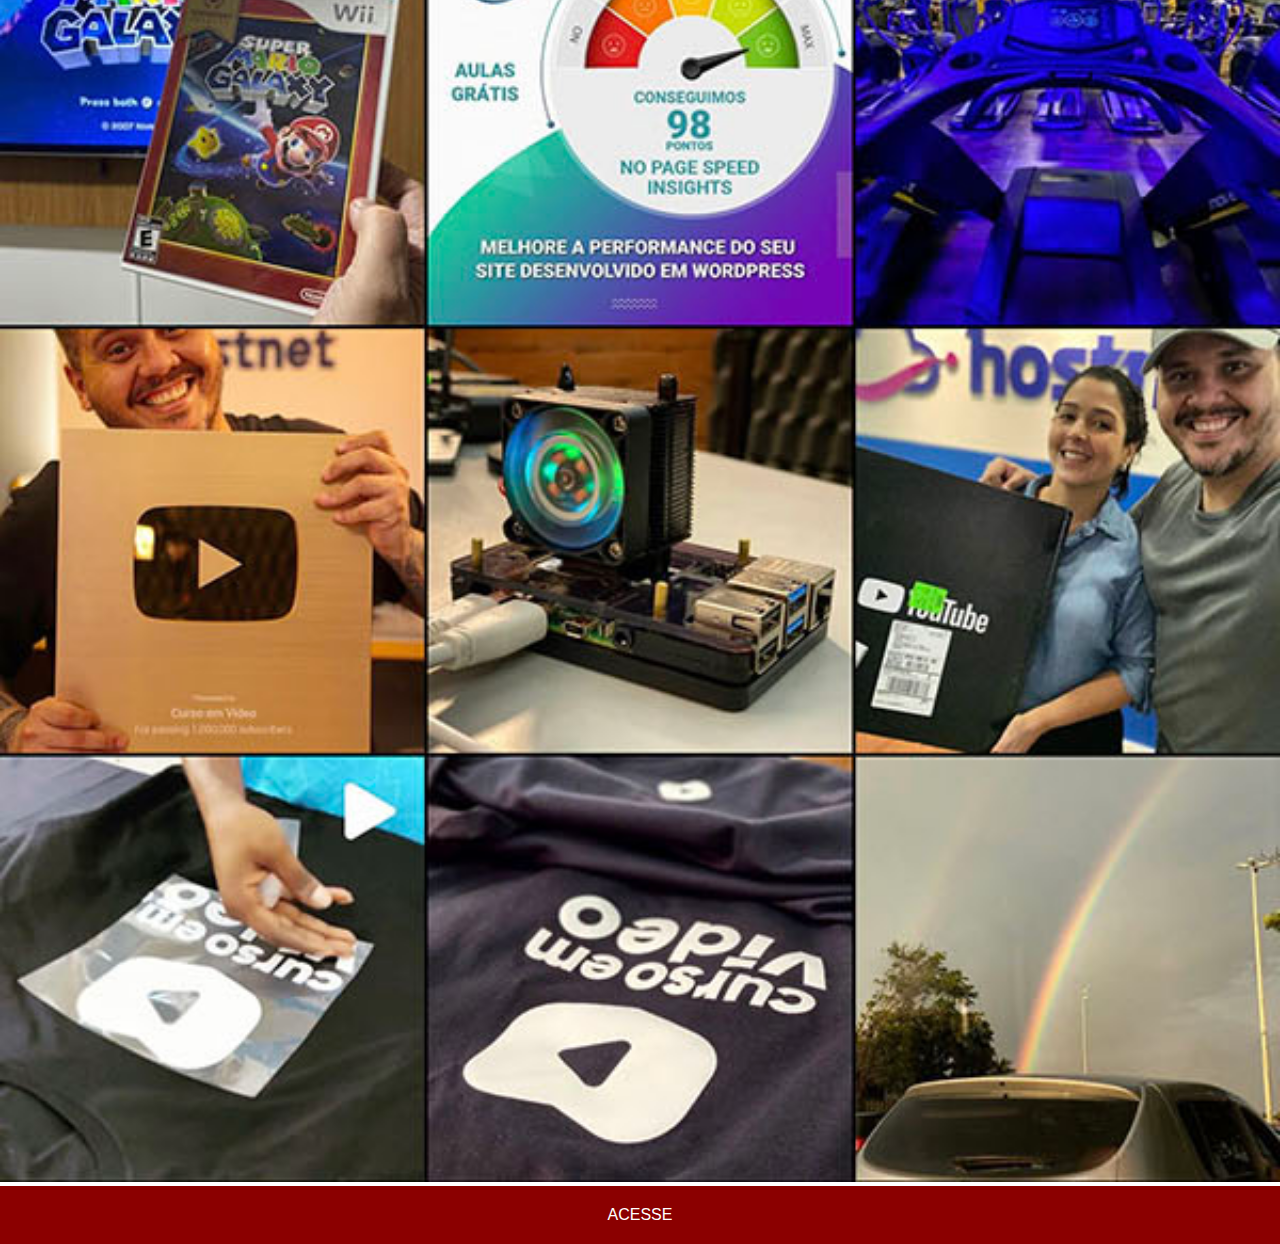
<file: instagram.html>
<!DOCTYPE html>
<html lang="pt-br">
<head>
    <meta charset="UTF-8">
    <meta http-equiv="X-UA-Compatible" content="IE=edge">
    <meta name="viewport" content="width=device-width, initial-scale=1.0">
    <title>Instagram</title>
    <link rel="stylesheet" href="estilos/social.css">
</head>
<body>
    <img src="imagens/tela-instagram.jpg" alt="Instagram">
    <a href="https://www.instagram.com/nildogalvino/" target="_blank">ACESSE</a>
</body>
</html>
</file>
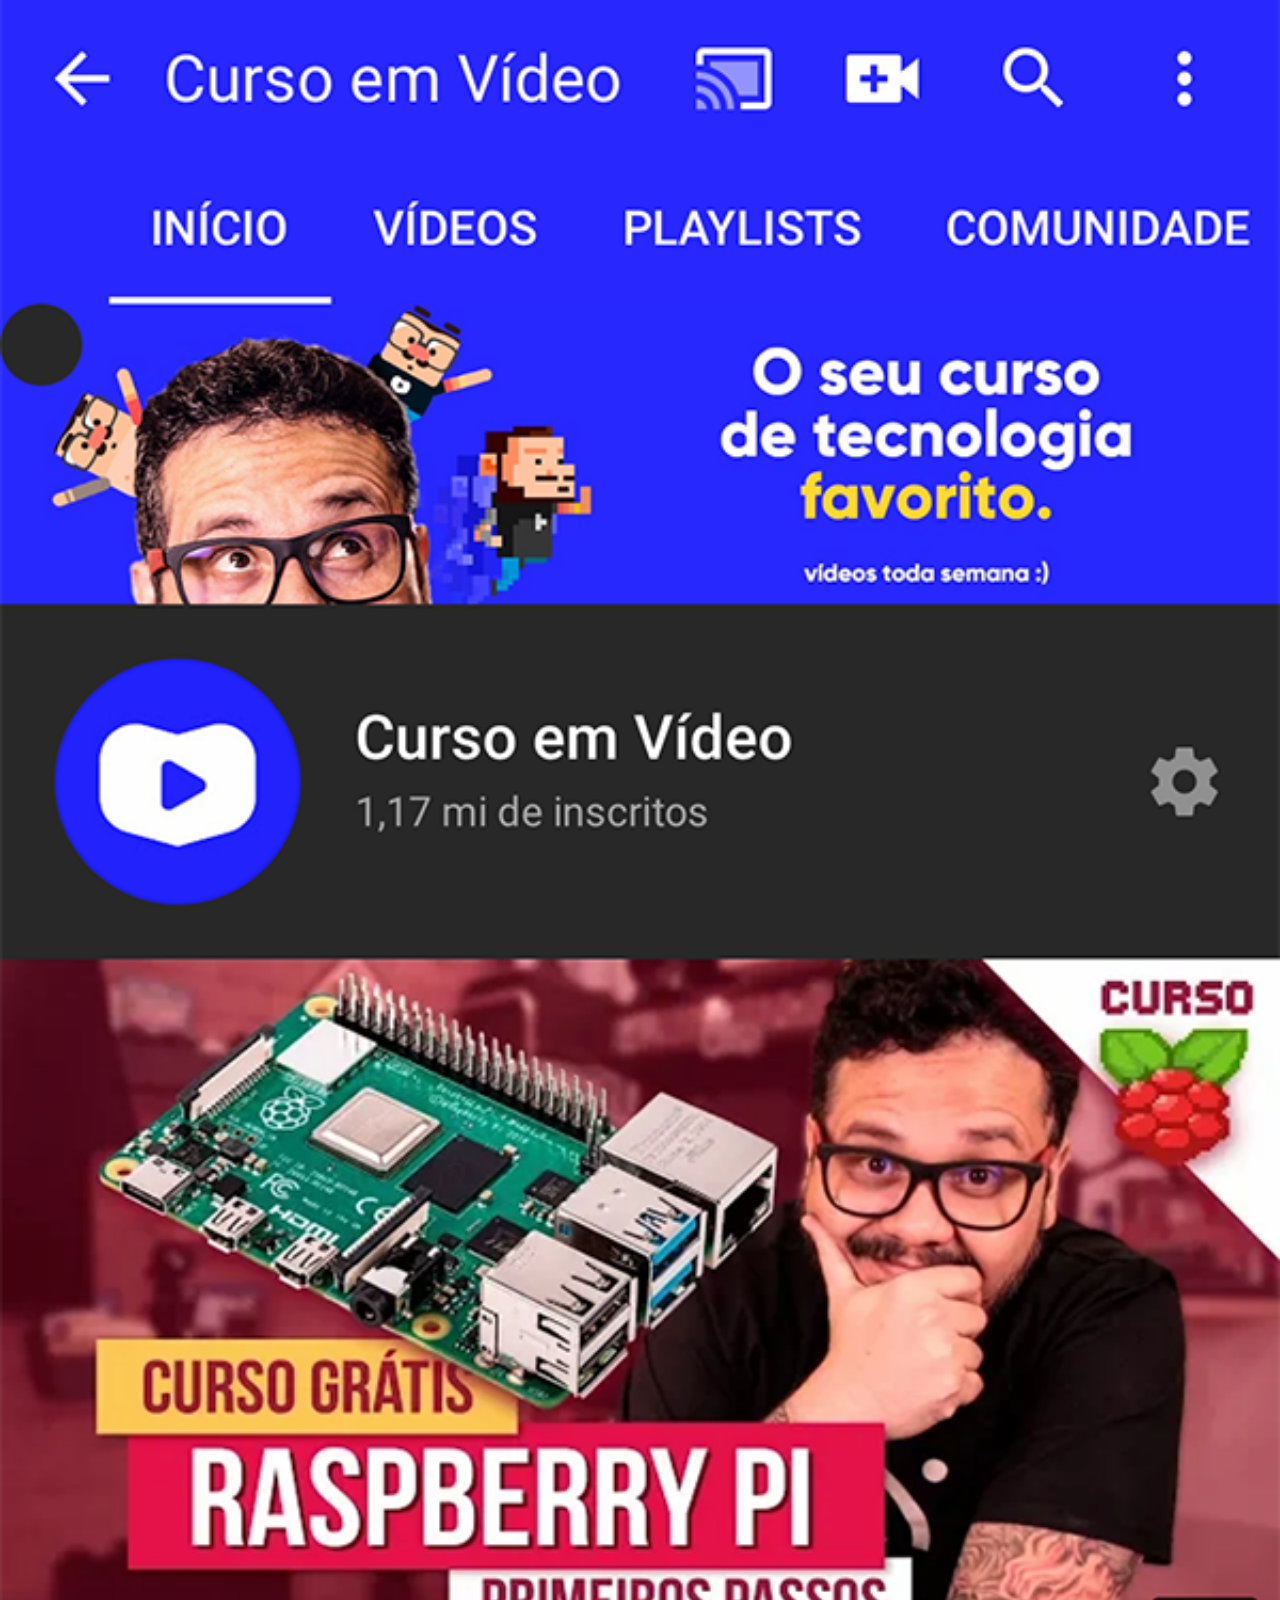
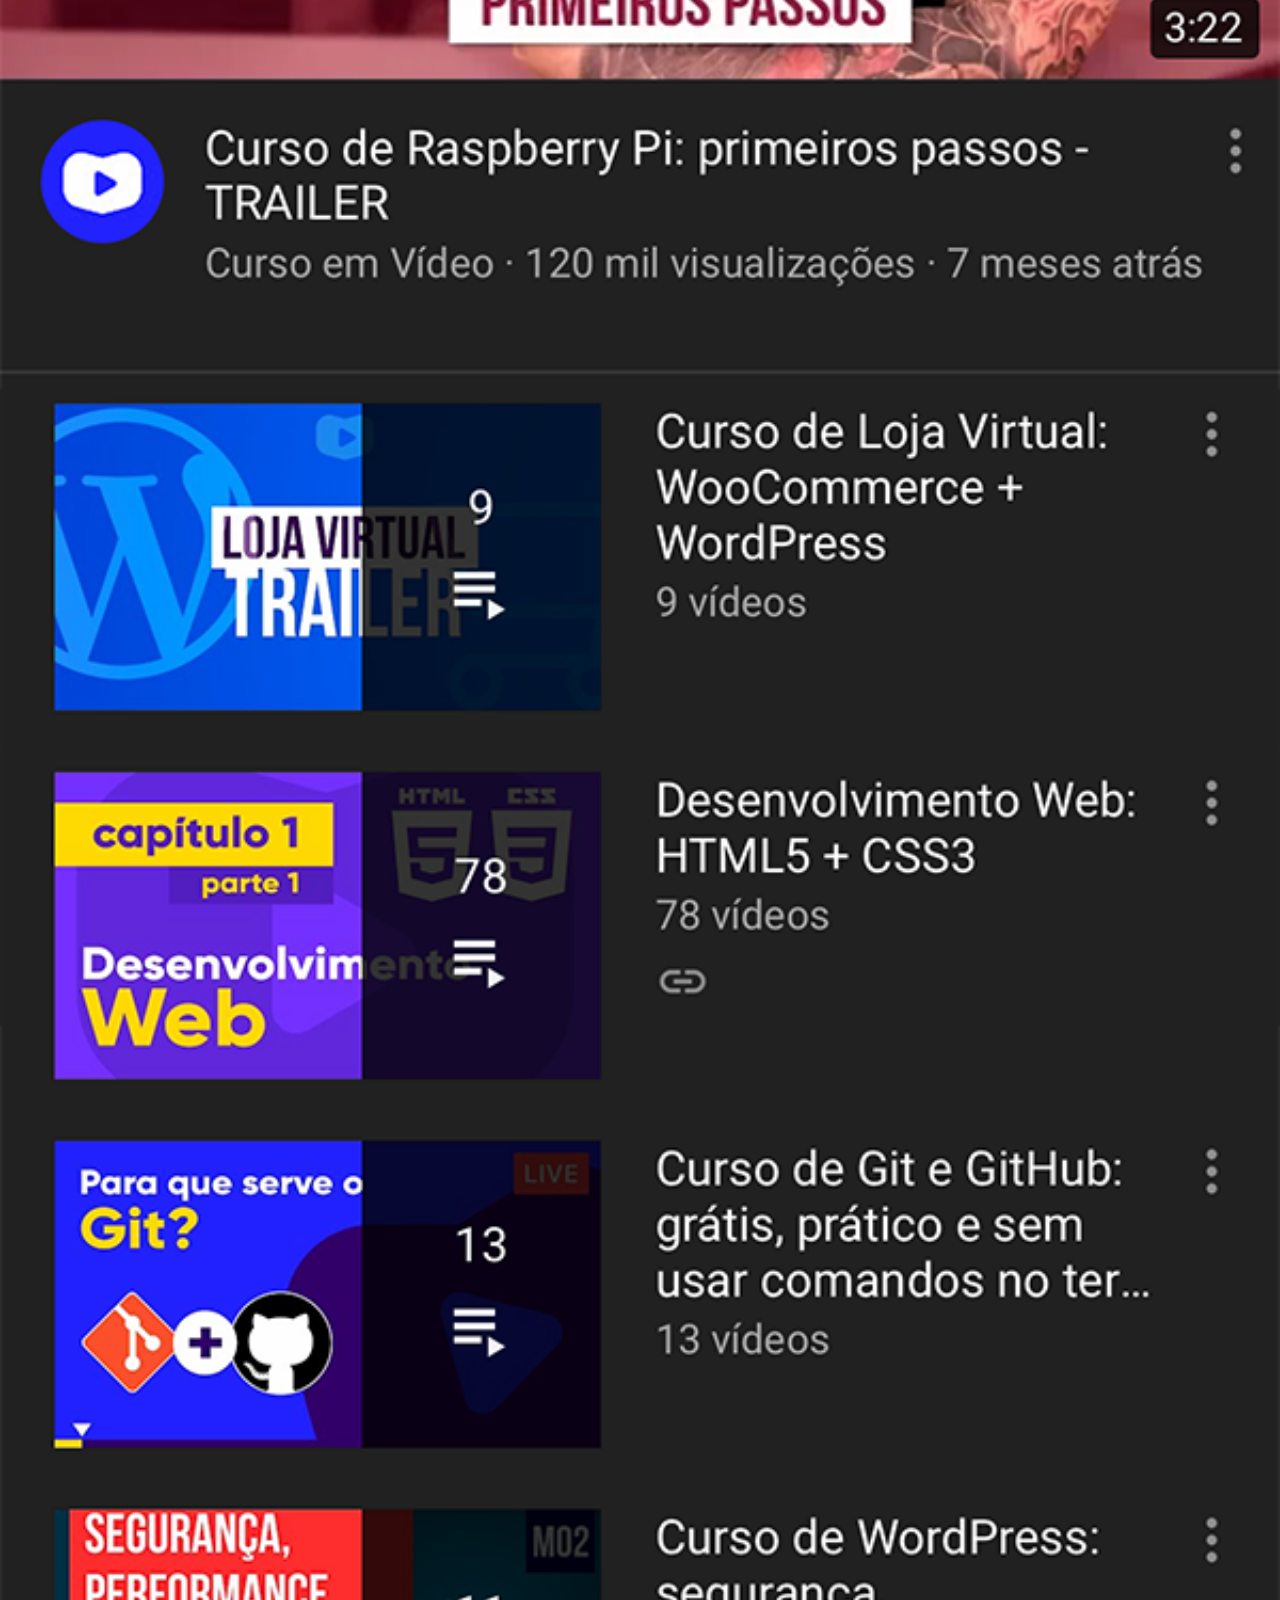
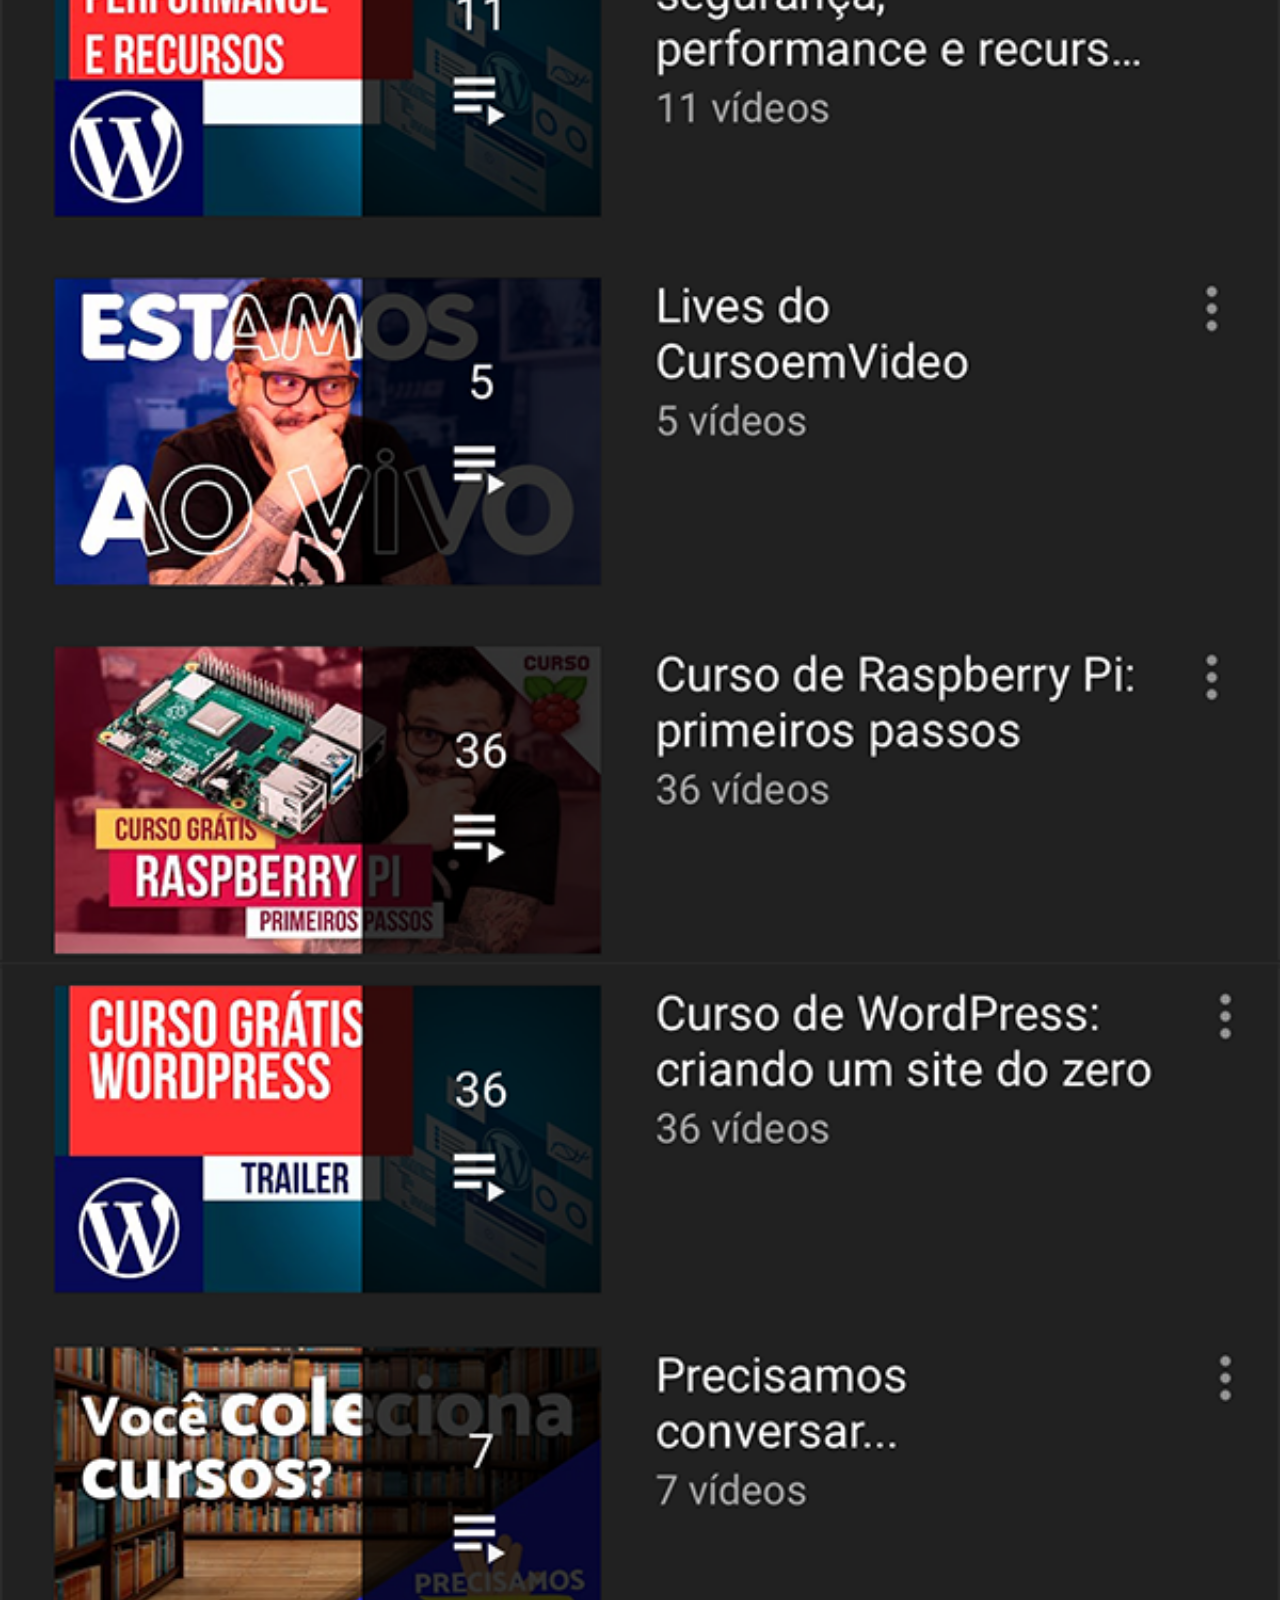
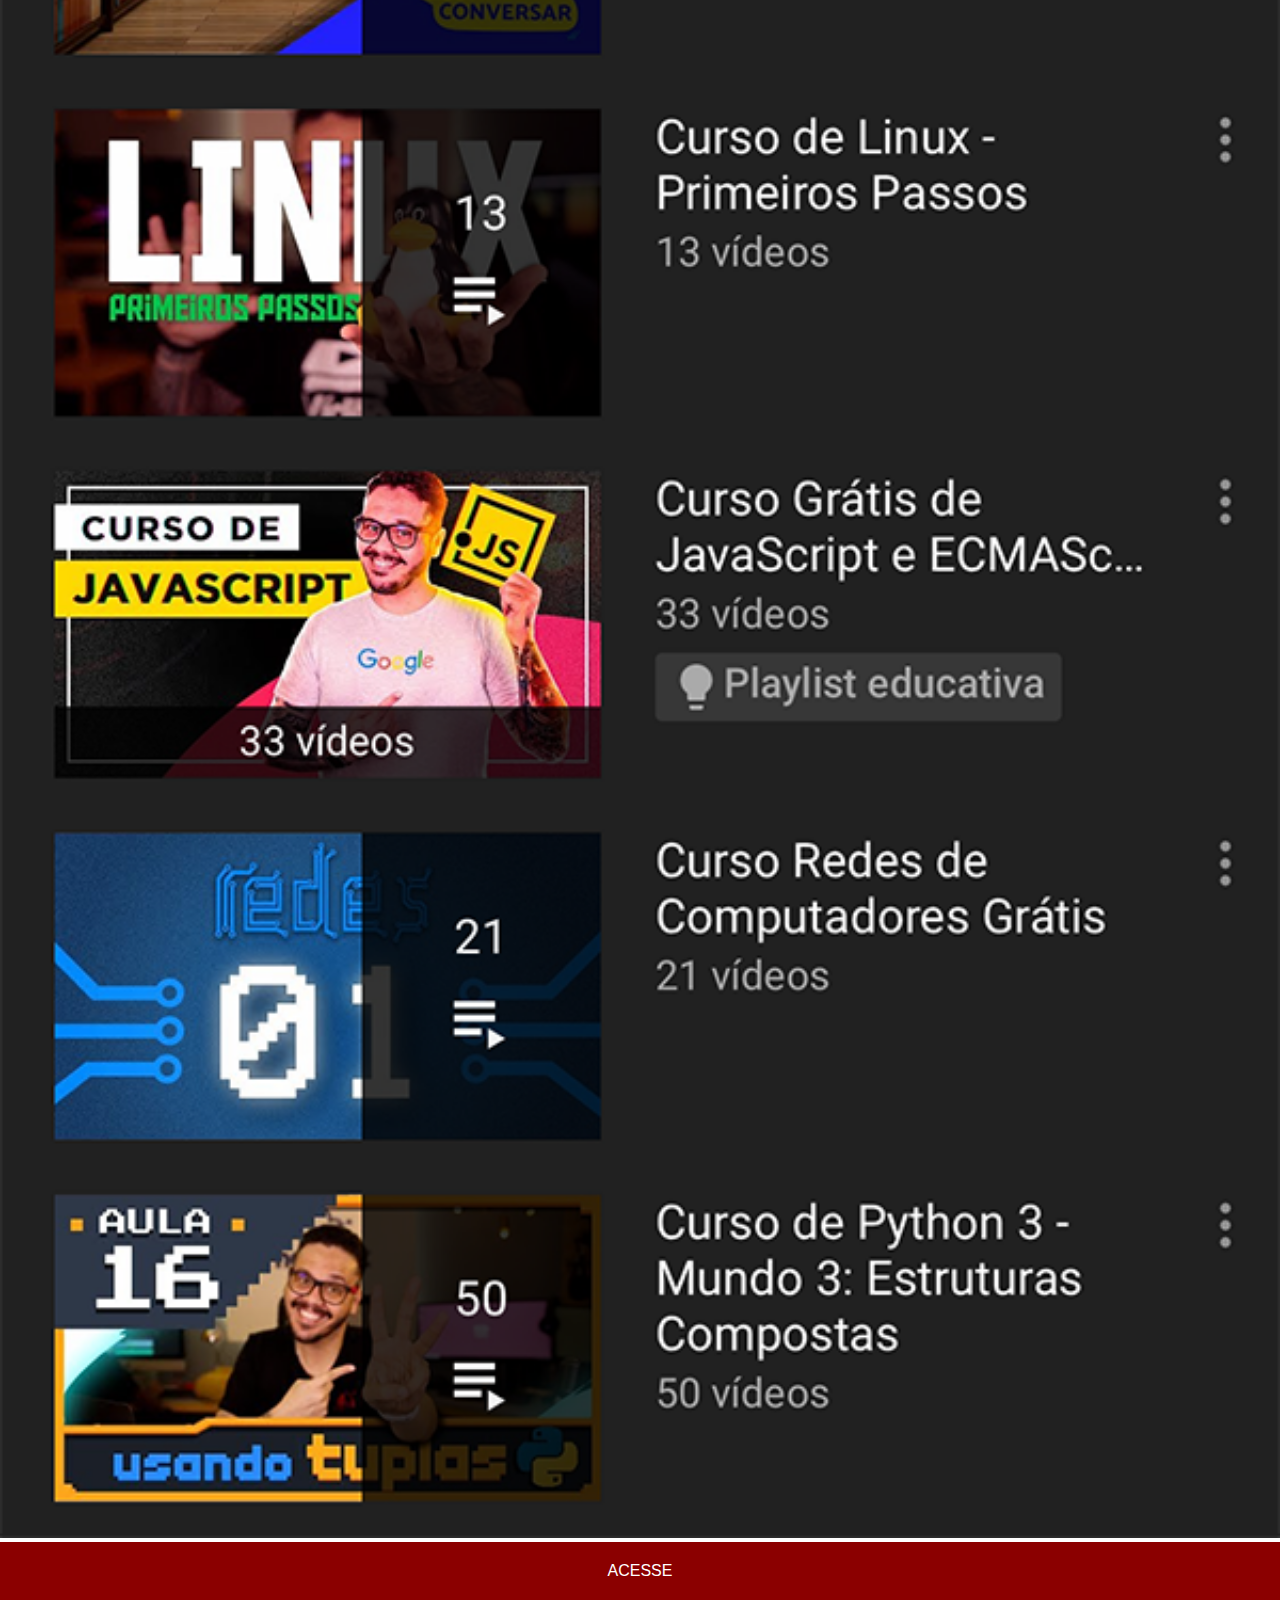
<file: youtube.html>
<!DOCTYPE html>
<html lang="pt-br">
<head>
    <meta charset="UTF-8">
    <meta http-equiv="X-UA-Compatible" content="IE=edge">
    <meta name="viewport" content="width=device-width, initial-scale=1.0">
    <title>Youtube</title>
    <link rel="stylesheet" href="estilos/social.css">
</head>
<body>
    <img src="imagens/tela-youtube.png" alt="Youtube">
    <a href="https://www.youtube.com/cursoemvideo" target="_blank">ACESSE</a>
</body>
</html>
</file>
<file: estilos/style.css>
@charset "UTF-8";

*{
    margin: 0px;
    padding: 0px;
    font-family: Arial, Helvetica, sans-serif;
}

body{
    background: url(../imagens/fundo-madeira.jpg) no-repeat top center;
    background-size: cover;
    background-attachment: fixed;
}

html, body{
    height: 100vh;
    width: 100vw;
    background-color: black;
}

main{
    position: relative;
    height: 100vh;
    
}


section#telefone{
    position: absolute;
    top: 50%;
    left: 50%;
    transform: translate(-50%, -50%);
    height: 627px;
    width: 311px;
    background-color: blue;
    background: url(../imagens/frame-iphone.png) no-repeat;
}

iframe#tela{
    position: relative;
    top: 80px;
    left: 22px;
    width: 267px;
    height: 471px;
}

section#redes-sociais{
    text-align: left;
}

section#redes-sociais img{
    height: 50px;
    margin: 10px;
    border-radius: 50%;
    box-shadow: 2px 2px 5px rgba(0, 0, 0, 0.4);
    box-sizing: border-box;
}

section#redes-sociais img:hover{
    border: 2px solid rgba(255, 255, 255, 0.611);
    transform: translate(-10px -10px);
    box-shadow: 5px 5px 10px rgba(0, 0, 0, 0.603);
    transition: transform 1s;
}
</file>
<file: estilos/social.css>
@charset "UTF-8";

*{
    margin: 0px;
    padding: 0px;
    font-family: Arial, Helvetica, sans-serif;
}

::-webkit-scrollbar{
    width: 0px;
    height: 0px;
}

img{
    width: 100vw;
}

a{
    display: block;
    background-color: darkred;
    color: white;
    padding: 20px;
    text-align: center;
    font-weight: bloder;
    text-decoration: none;
}

a:hover{
    background-color: red;
}
</file>
